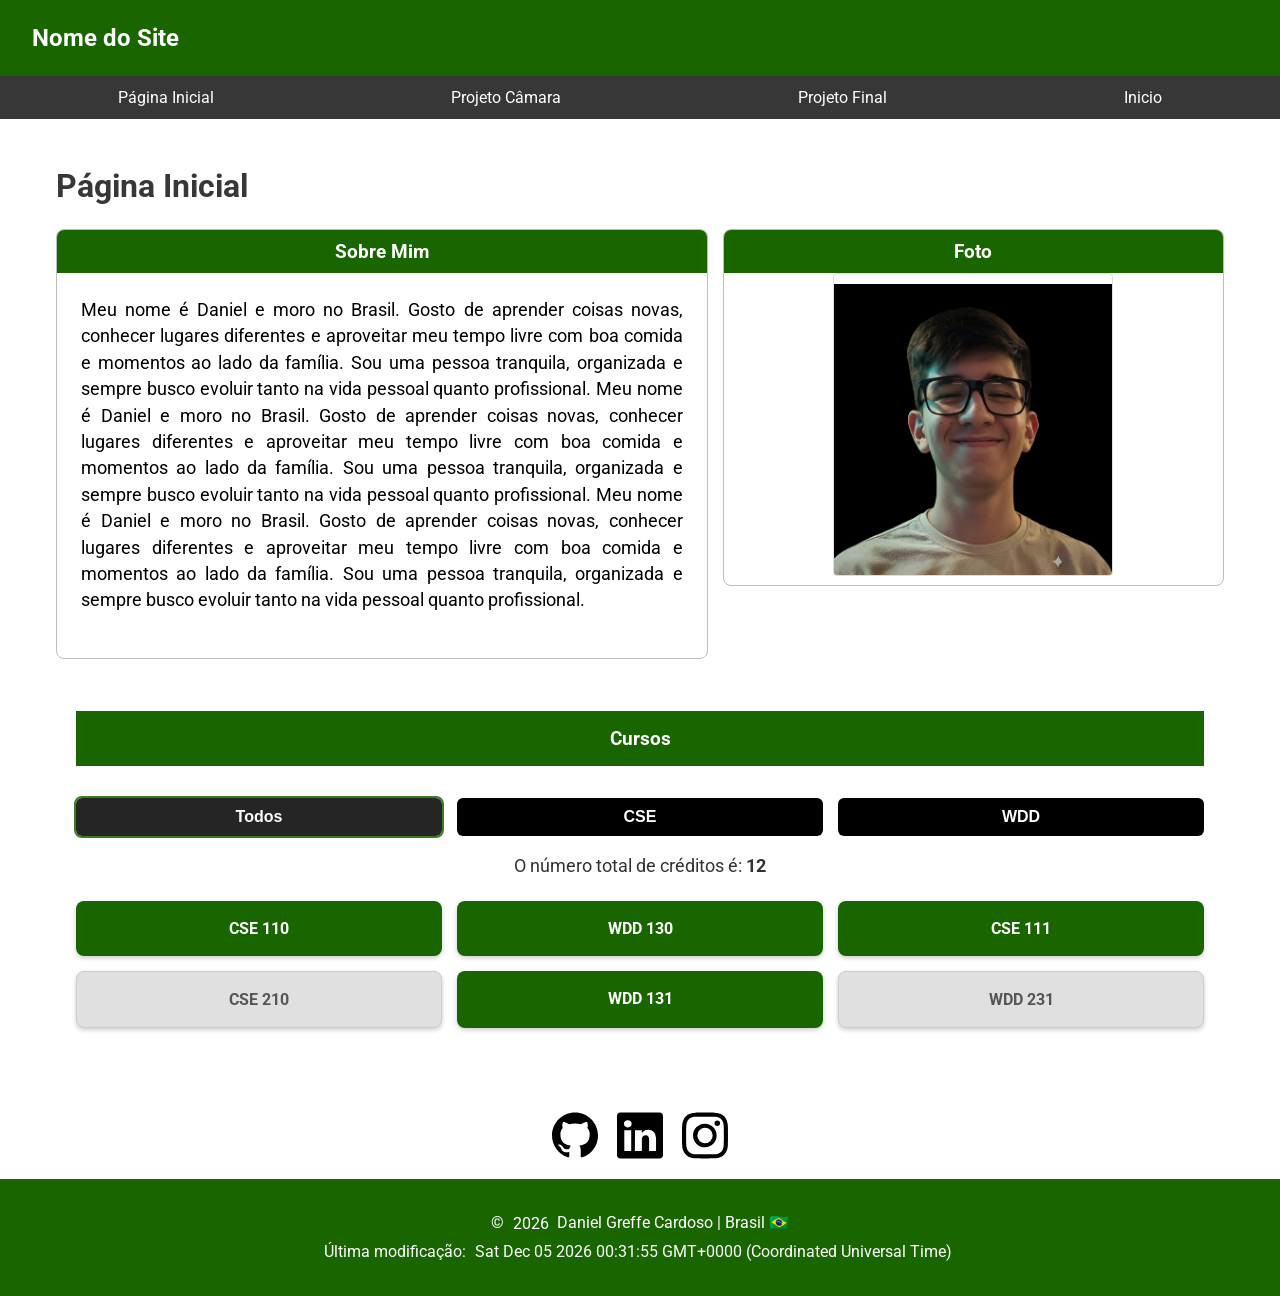
<file: index.html>
<!DOCTYPE html>
<html lang="pt-BR">

<head>
    <meta charset="UTF-8">
    <meta name="viewport" content="width=device-width, initial-scale=1.0">
    <title>WDD 231 – Daniel Greffe Cardoso</title>
    <meta name="description" content="WDD 231 - Daniel Greffe - Biografia - Minha História">
    <meta name="author" content="Daniel Greffe Cardoso">
    <link rel="stylesheet" href="estilos/maior.css">
    <link rel="stylesheet" href="estilos/telas-pequenas.css">
    <script src="scripts/obterdata.js" defer></script>
    <script src="scripts/cursos.js" defer></script>
    <script src="scripts/menu.js" defer></script>
    <link rel="preconnect" href="https://fonts.googleapis.com">
    <link rel="preconnect" href="https://fonts.gstatic.com" crossorigin>
    <link href="https://fonts.googleapis.com/css2?family=Roboto:ital,wght@0,100..900;1,100..900&display=swap"
        rel="stylesheet">
</head>

<body>
    <header>
        <div class="header-container">
            <h1 class="titulo">Nome do Site</h1>

            <button id="btn-menu" aria-label="Abrir Menu">&#9776;</button>
        </div>

        <nav id="menu-nav">
            <ul class="navigation">
                <li><a href="#">Página Inicial</a></li>
                <li><a href="#">Projeto Câmara</a></li>
                <li><a href="#">Projeto Final</a></li>
                <li><a href="#">Inicio</a></li>
            </ul>
        </nav>
    </header>

    <main>
        <h2 class="nome">Página Inicial</h2>
        <div class="content-container">

            <section class="card sobre-mim">
                <h2>Sobre Mim</h2>
                <div class="card-body">
                    <div class="intro-section">
                        <p>Meu nome é Daniel e moro no Brasil. Gosto de aprender coisas novas, conhecer lugares
                            diferentes e aproveitar meu tempo livre com boa comida e momentos ao lado da família. Sou
                            uma pessoa tranquila, organizada e sempre busco evoluir tanto na vida pessoal
                            quanto profissional. Meu nome é Daniel e moro no Brasil. Gosto de aprender coisas novas,
                            conhecer lugares
                            diferentes e aproveitar meu tempo livre com boa comida e momentos ao lado da família. Sou
                            uma pessoa tranquila, organizada e sempre busco evoluir tanto na vida pessoal
                            quanto profissional. Meu nome é Daniel e moro no Brasil. Gosto de aprender coisas novas,
                            conhecer lugares
                            diferentes e aproveitar meu tempo livre com boa comida e momentos ao lado da família. Sou
                            uma pessoa tranquila, organizada e sempre busco evoluir tanto na vida pessoal
                            quanto profissional.</p>
                    </div>
                </div>
            </section>

            <section class="card foto">
                <h2>Foto</h2>
                <img src="imagens/minha-foto.jpg" alt="Foto de Mim" class="eu-img">
            </section>
        </div>

        <div class="filtro-container">
            <section class="conteudo-card">
                <h2 class="titulo-cursos">Cursos</h2>
                <div class="grupo-botoes">
                    <button class="btn-filtro ativo" data-assunto="todos">Todos</button>
                    <button class="btn-filtro" data-assunto="CSE">CSE</button>
                    <button class="btn-filtro" data-assunto="WDD">WDD</button>
                </div>

                <p class="total-creditos">
                    O número total de créditos é: <span id="creditos-total">0</span>
                </p>

                <div id="grid-cursos" class="grid-cursos"></div>
            </section>
        </div>

    </main>
    <footer>
        <div class="faixa-redes-sociais">
            <div class="redes-sociais">
                <a href="https://github.com/Daniel-Greffe" target="_blank" aria-label="GitHub">
                    <img src="imagens/github.svg" alt="GitHub">
                </a>
                <a href="https://www.linkedin.com/in/daniel-greffe-mbs23" target="_blank" aria-label="LinkedIn">
                    <img src="imagens/linkedin.svg" alt="LinkedIn">
                </a>
                <a href="https://instagram.com" target="_blank" aria-label="Instagram">
                    <img src="imagens/instagram.svg" alt="Instagram">
                </a>
            </div>
        </div>
        <div class="footer-data">
            <p>&copy; <span id="anoatual"></span> Daniel Greffe Cardoso | Brasil &#x1F1E7;&#x1F1F7; </p>
            <p> Última modificação: <span id="ultimaModificacao"></span></p>
        </div>
    </footer>
</body>

</html>
</file>
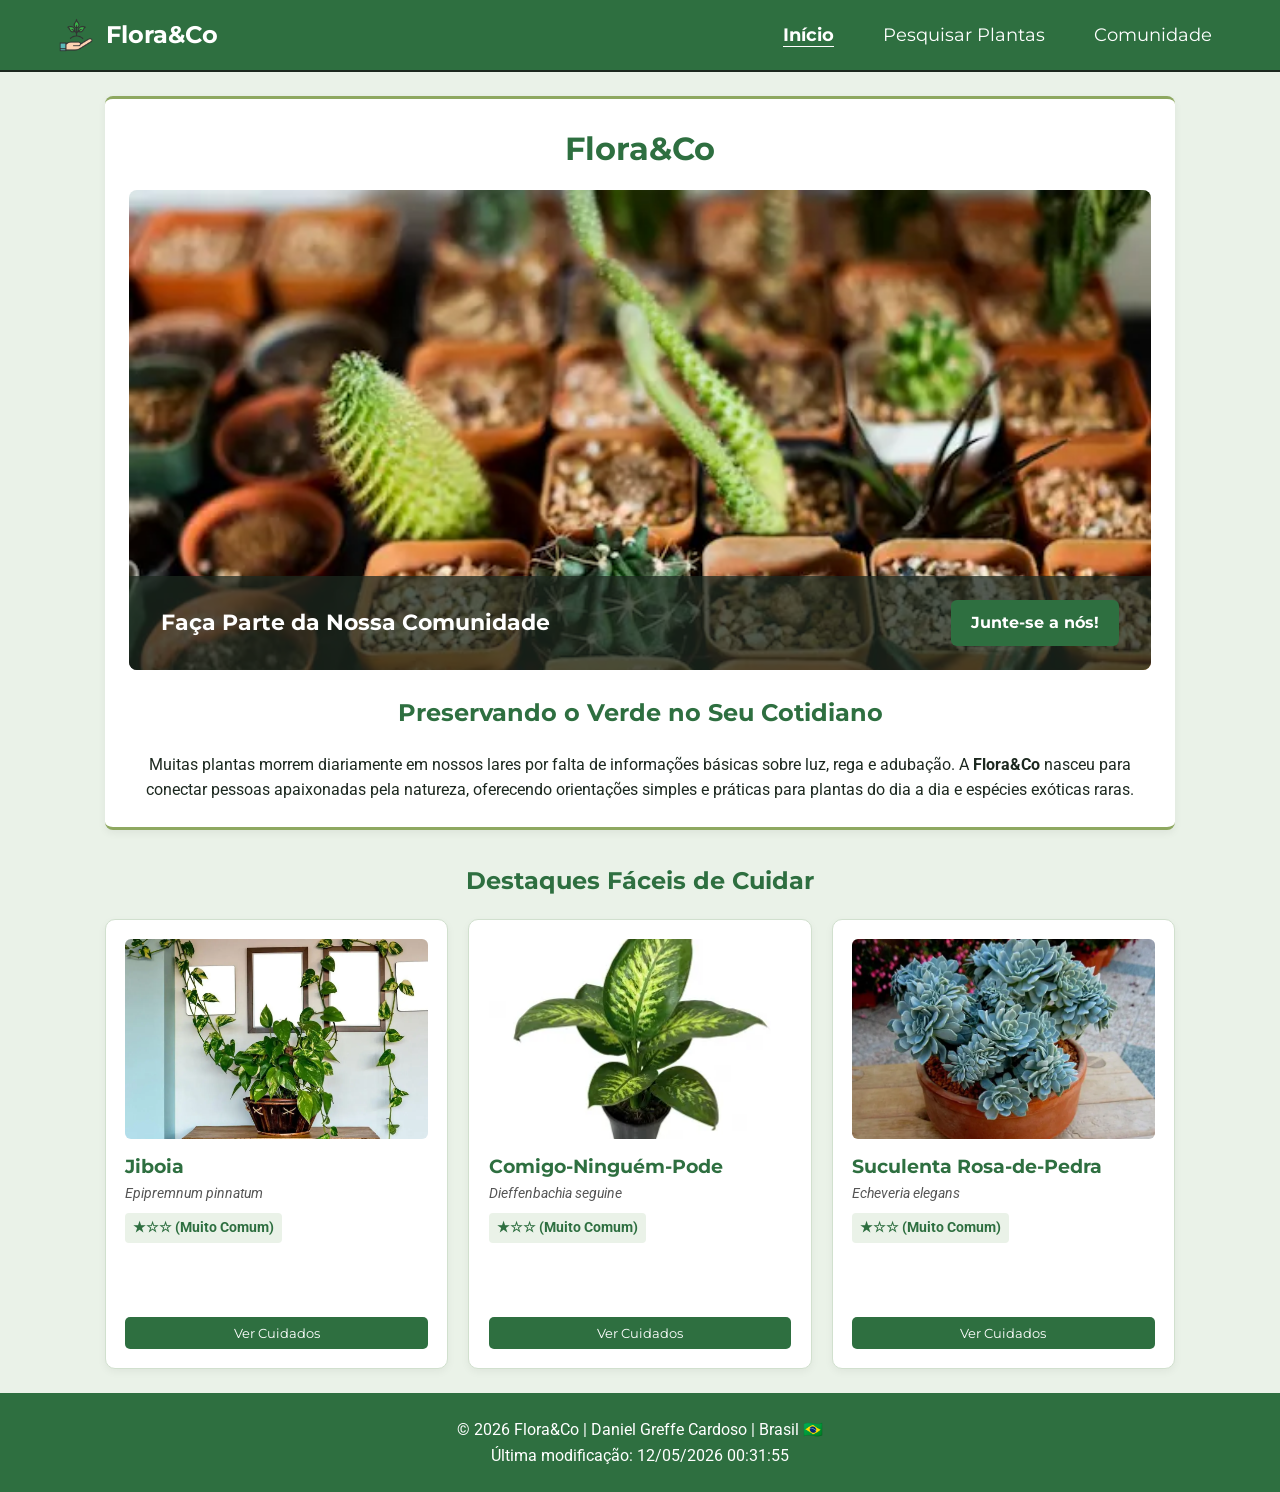
<file: projeto-final/index.html>
<!DOCTYPE html>
<html lang="pt-BR">

<head>
    <meta charset="UTF-8">
    <meta name="viewport" content="width=device-width, initial-scale=1.0">
    <title>Flora&Co - Comunidade e Guia de Plantas</title>
    <meta name="description"
        content="Flora&Co é a sua comunidade colaborativa de cuidados e preservação de espécies vegetais comuns e exóticas.">
    <meta name="author" content="Daniel Greffe Cardoso">

    <meta property="og:type" content="website">
    <meta property="og:title" content="Flora&Co - Comunidade de Plantas">
    <meta property="og:description"
        content="Aprenda cuidados essenciais, descubra espécies exóticas e junte-se à nossa comunidade botânica.">
    <meta property="og:image"
        content="https://daniel-greffe.github.io/wdd231/projeto-final/imagens/muitas-plantas.webp">
    <meta property="og:url" content="https://daniel-greffe.github.io/wdd231/projeto-final/index.html">

    <link rel="icon" href="imagens/favicon.ico">
    <link rel="preconnect" href="https://fonts.googleapis.com">
    <link rel="preconnect" href="https://fonts.gstatic.com" crossorigin>
    <link
        href="https://fonts.googleapis.com/css2?family=Montserrat:wght@600;700&family=Roboto:wght@400;500&display=swap"
        rel="stylesheet">

    <link rel="stylesheet" href="estilos/mobile.css">
    <link rel="stylesheet" href="estilos/desktop.css">

    <script type="module" src="scripts/main.mjs"></script>
    <script type="module" src="scripts/plantas.mjs"></script>
</head>

<body>
    <header class="cabecalho-principal">
        <div class="cabecalho-conteudo">
            <div class="logotipo-container">
                <img src="imagens/favicon.ico" alt="Logotipo da Flora&Co" class="logotipo-img">
                <span class="titulo-site">Flora&Co</span>
            </div>

            <button id="btn-menu" aria-label="Abrir Menu de Navegação">☰</button>

            <nav id="menu-nav">
                <ul>
                    <li><a href="index.html" class="ativa">Início</a></li>
                    <li><a href="plantas.html">Pesquisar Plantas</a></li>
                    <li><a href="comunidade.html">Comunidade</a></li>
                </ul>
            </nav>
        </div>
    </header>

    <main>
        <section class="hero-section">
            <h1 class="titulo-principal">Flora&Co</h1>

            <div class="imagem-destaque hero-container">
                <picture>
                    <source srcset="imagens/muitas-plantas.webp" media="(min-width: 768px)">
                    <img src="imagens/muitas-plantas-mobile.webp" alt="Jardim verde e plantas tropicais vivas"
                        width="640" height="360" loading="eager">
                </picture>
                <div class="hero-overlay">
                    <h2>Faça Parte da Nossa Comunidade</h2>
                    <a href="comunidade.html" class="btn-cta">Junte-se a nós!</a>
                </div>
            </div>

            <h2 class="subtitulo-principal">Preservando o Verde no Seu Cotidiano</h2>
            <p class="texto-explicacao">
                Muitas plantas morrem diariamente em nossos lares por falta de informações básicas sobre luz, rega e
                adubação.
                A <strong>Flora&Co</strong> nasceu para conectar pessoas apaixonadas pela natureza, oferecendo
                orientações simples e práticas para plantas do dia a dia e espécies exóticas raras.
            </p>
        </section>

        <section class="secao-catalogo">
            <h2 class="subtitulo-secao">Destaques Fáceis de Cuidar</h2>
            <div id="grid-plantas" class="grid-cards">
            </div>
        </section>

        <dialog id="modal-planta" class="dialogo-modal">
            <div class="modal-conteudo">
                <button class="fechar-modal" aria-label="Fechar Modal">✕</button>
                <div id="modal-body"></div>
            </div>
        </dialog>
    </main>

    <footer class="rodape-principal">
        <div class="rodape-conteudo">
            <p>&copy; <span id="ano-atual"></span> Flora&Co | Daniel Greffe Cardoso | Brasil &#x1F1E7;&#x1F1F7;</p>
            <p id="ultima-modificacao"></p>
        </div>
    </footer>
</body>

</html>
</file>
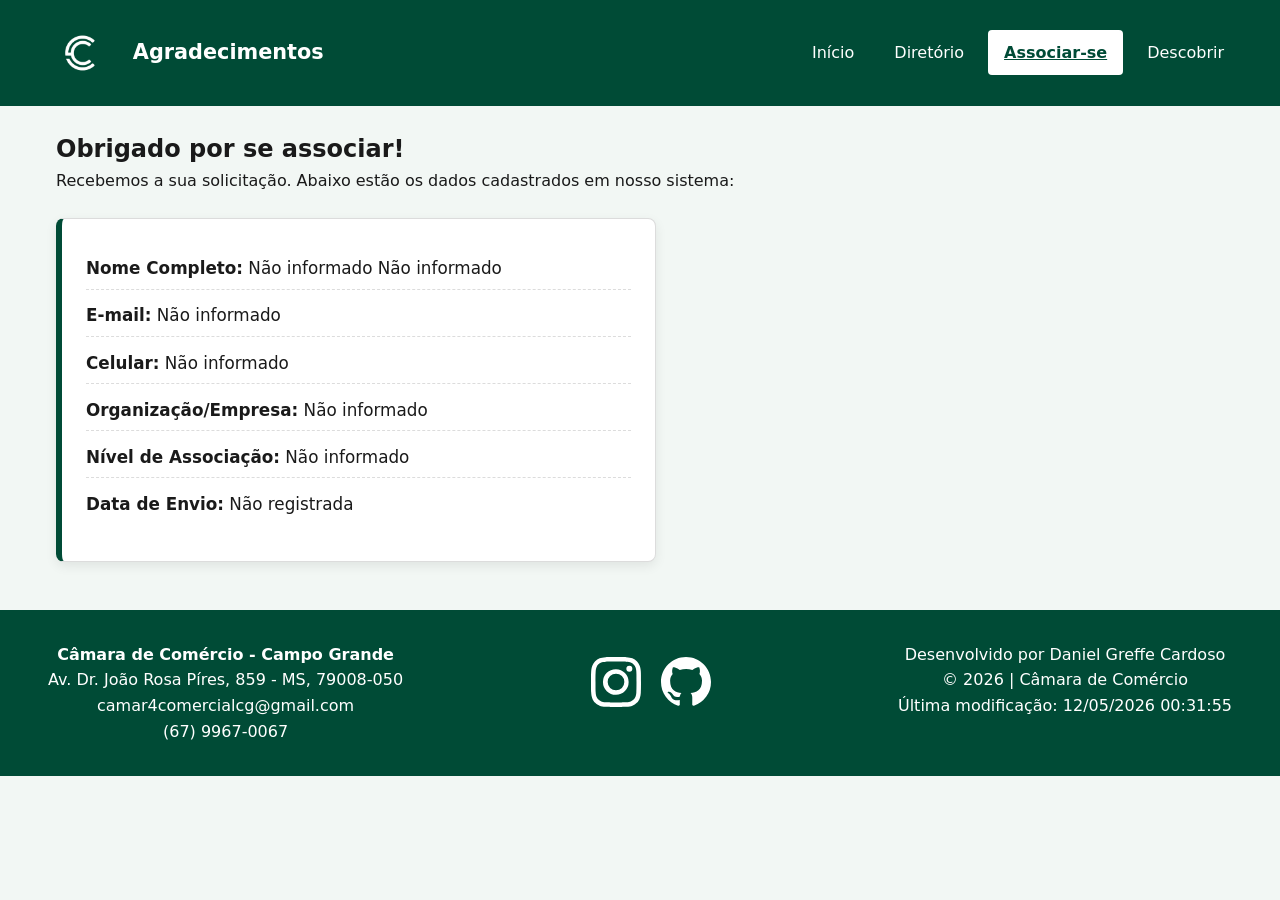
<file: camara/agradecimento.html>
<!DOCTYPE html>
<html lang="pt-BR">

<head>
    <meta charset="UTF-8">
    <meta name="viewport" content="width=device-width, initial-scale=1.0">
    <title>Associar-se | Câmara de Comércio</title>
    <meta name="description" content="Diretório de empresas associadas à Câmara de Comércio de Campo Grande MS.">
    <meta name="author" content="Daniel Greffe Cardoso">

    <meta property="og:type" content="website">
    <meta property="og:title" content="Agradecimento | Câmara de Comércio">
    <meta property="og:description"
        content="Obrigado por se associar à Câmara de Comércio de Campo Grande, segue o modelo dos seus dados cadastrados.">
    <meta property="og:image" content="https://daniel-greffe.github.io/wdd231/camara/imagens/github.svg">
    <meta property="og:url" content="https://daniel-greffe.github.io/wdd231/camara/agradecimento.html">

    <link rel="icon" href="imagens/f4vicon.png">

    <link rel="preconnect" href="https://fonts.googleapis.com">
    <link rel="preconnect" href="https://fonts.gstatic.com" crossorigin>
    <link href="https://fonts.googleapis.com/css2?family=Roboto:wght@300;400;700&display=swap" rel="stylesheet">

    <link rel="stylesheet" href="estilos/normalizar.css">
    <link rel="stylesheet" href="estilos/mobile.css">
    <link rel="stylesheet" href="estilos/desktop.css">

    <script src="scripts/agradecimento.js" defer></script>
</head>

<body>

    <header class="cabecalho-principal">
        <div class="cabecalho-conteudo">
            <div class="logotipo-container">
                <img src="imagens/f4vicon.png" alt="Logotipo da Câmara de Comércio" class="logotipo-img">
                <div class="titulos-camara">
                    <span class="titulo-site">Agradecimentos</span>
                </div>
            </div>

            <button id="botao-menu" aria-label="Abrir Menu de Navegação">
                <span class="icone-hamburguer"></span>
            </button>

            <nav id="navegacao-principal">
                <ul class="lista-navegacao">
                    <li><a href="index.html">Início</a></li>
                    <li><a href="diretorio.html">Diretório</a></li>
                    <li><a href="associacao.html" class="ativo">Associar-se</a></li>
                    <li><a href="sobre.html">Descobrir</a></li>
                </ul>
            </nav>
        </div>
    </header>

    <main class="thank-you-container">
        <h2>Obrigado por se associar!</h2>
        <p>Recebemos a sua solicitação. Abaixo estão os dados cadastrados em nosso sistema:</p>

        <div class="summary-card" id="formDataDisplay">
        </div>
    </main>
    <footer class="rodape-principal">
        <div class="rodape-conteudo">
            <div class="info-contato">
                <p><strong>Câmara de Comércio - Campo Grande</strong></p>
                <p>Av. Dr. João Rosa Píres, 859 - MS, 79008-050</p>
                <p>camar4comercialcg@gmail.com</p>
                <p>(67) 9967-0067</p>
            </div>
            <div class="faixa-redes-sociais">
                <div class="redes-sociais">
                    <a href="https://instagram.com" target="_blank" aria-label="Instagram">
                        <img src="imagens/instagram.svg" alt="Instagram" width="50" height="50">
                    </a>
                    <a href="https://github.com" target="_blank" aria-label="GitHub">
                        <img src="imagens/github.svg" alt="GitHub" width="50" height="50">
                    </a>
                </div>
            </div>
            <div class="info-desenvolvimento">
                <p>Desenvolvido por Daniel Greffe Cardoso</p>
                <p>&copy; <span id="ano-atual"></span> | Câmara de Comércio</p>
                <p id="ultima-modificacao"></p>
            </div>
        </div>
    </footer>
</body>

</html>
</file>
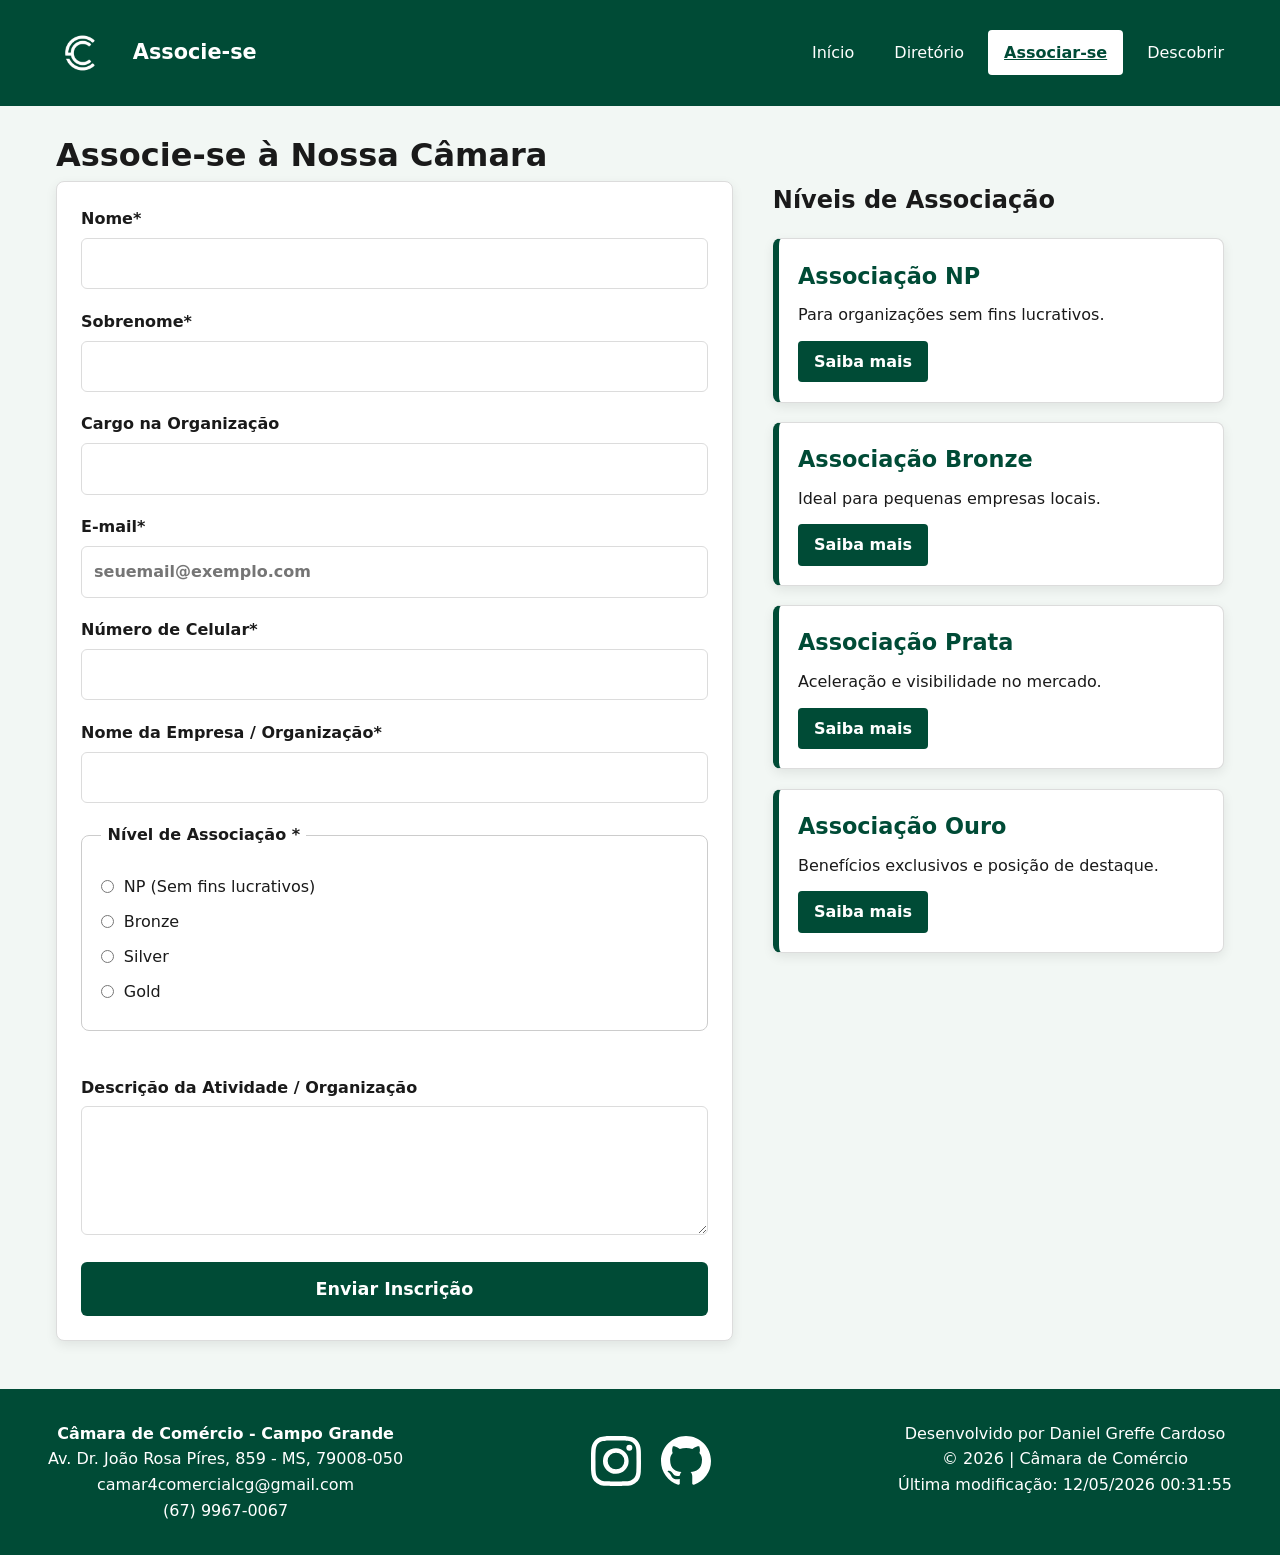
<file: camara/associacao.html>
<!DOCTYPE html>
<html lang="pt-BR">

<head>
    <meta charset="UTF-8">
    <meta name="viewport" content="width=device-width, initial-scale=1.0">
    <title>Associe-se | Câmara de Comércio</title>
    <meta name="description" content="Diretório de empresas associadas à Câmara de Comércio de Campo Grande MS.">
    <meta name="author" content="Daniel Greffe Cardoso">

    <meta property="og:type" content="website">
    <meta property="og:title" content="Associe-se | Câmara de Comércio">
    <meta property="og:description"
        content="Obrigado por se associar à Câmara de Comércio de Campo Grande, segue o modelo dos seus dados cadastrados.">
    <meta property="og:image" content="https://daniel-greffe.github.io/wdd231/camara/imagens/github.svg">
    <meta property="og:url" content="https://daniel-greffe.github.io/wdd231/camara/associacao.html">

    <link rel="icon" href="imagens/f4vicon.png">

    <link rel="preconnect" href="https://fonts.googleapis.com">
    <link rel="preconnect" href="https://fonts.gstatic.com" crossorigin>
    <link href="https://fonts.googleapis.com/css2?family=Roboto:wght@300;400;700&display=swap" rel="stylesheet">

    <link rel="stylesheet" href="estilos/normalizar.css">
    <link rel="stylesheet" href="estilos/mobile.css">
    <link rel="stylesheet" href="estilos/desktop.css">

    <script src="scripts/associacao.js" defer></script>
</head>

<body>

    <header class="cabecalho-principal">
        <div class="cabecalho-conteudo">
            <div class="logotipo-container">
                <img src="imagens/f4vicon.png" alt="Logotipo da Câmara de Comércio" class="logotipo-img">
                <div class="titulos-camara">
                    <span class="titulo-site">Associe-se</span>
                </div>
            </div>

            <button id="botao-menu" aria-label="Abrir Menu de Navegação">
                <span class="icone-hamburguer"></span>
            </button>

            <nav id="navegacao-principal">
                <ul class="lista-navegacao">
                    <li><a href="index.html">Início</a></li>
                    <li><a href="diretorio.html">Diretório</a></li>
                    <li><a href="associacao.html" class="ativo">Associar-se</a></li>
                    <li><a href="sobre.html">Descobrir</a></li>
                </ul>
            </nav>
        </div>
    </header>

    <main class="join-container">
        <h1>Associe-se à Nossa Câmara</h1>

        <div class="join-layout">
            <form method="get" action="agradecimento.html" class="join-form">
                <label>
                    Nome*
                    <input type="text" name="nome" id="nome" required autocomplete="given-name"
                        title="Digite seu primeiro nome">
                </label>

                <label>
                    Sobrenome*
                    <input type="text" name="sobrenome" id="sobrenome" required autocomplete="family-name"
                        title="Digite seu sobrenome">
                </label>

                <label>
                    Cargo na Organização
                    <input type="text" name="cargo" id="cargo" autocomplete="organization-title"
                        title="Cargo (Mínimo de 7 caracteres contendo apenas letras, hifens e espaços)"
                        pattern="[A-Za-zÀ-ÿ\s\-]{7,}">
                </label>

                <label>
                    E-mail*
                    <input type="email" name="email" id="email" required autocomplete="email"
                        placeholder="seuemail@exemplo.com" title="Insira um endereço de e-mail válido">
                </label>

                <label>
                    Número de Celular*
                    <input type="tel" name="telefone" id="telefone" required autocomplete="tel"
                        title="Insira seu número de telefone com DDD">
                </label>

                <label>
                    Nome da Empresa / Organização*
                    <input type="text" name="organizacao" id="organizacao" required autocomplete="organization"
                        title="Nome completo da empresa ou instituição">
                </label>

                <fieldset class="grupo-radio">
                    <legend>Nível de Associação *</legend>

                    <label class="opcao-radio">
                        <input type="radio" name="membership-level" value="np" required>
                        NP (Sem fins lucrativos)
                    </label>

                    <label class="opcao-radio">
                        <input type="radio" name="membership-level" value="bronze">
                        Bronze
                    </label>

                    <label class="opcao-radio">
                        <input type="radio" name="membership-level" value="silver">
                        Silver
                    </label>

                    <label class="opcao-radio">
                        <input type="radio" name="membership-level" value="gold">
                        Gold
                    </label>
                </fieldset>

                <label>
                    Descrição da Atividade / Organização
                    <textarea name="descricao" id="descricao" rows="4"
                        title="Descreva brevemente as atividades da sua organização"></textarea>
                </label>

                <input type="hidden" name="timestamp" id="timestamp">

                <button type="submit" class="submit-btn">Enviar Inscrição</button>
            </form>

            <section class="cards-container">
                <h2>Níveis de Associação</h2>

                <div class="card np-card">
                    <h3>Associação NP</h3>
                    <p>Para organizações sem fins lucrativos.</p>
                    <button type="button" class="open-modal" data-modal="modal-np">Saiba mais</button>
                </div>

                <div class="card bronze-card">
                    <h3>Associação Bronze</h3>
                    <p>Ideal para pequenas empresas locais.</p>
                    <button type="button" class="open-modal" data-modal="modal-bronze">Saiba mais</button>
                </div>

                <div class="card silver-card">
                    <h3>Associação Prata</h3>
                    <p>Aceleração e visibilidade no mercado.</p>
                    <button type="button" class="open-modal" data-modal="modal-silver">Saiba mais</button>
                </div>

                <div class="card gold-card">
                    <h3>Associação Ouro</h3>
                    <p>Benefícios exclusivos e posição de destaque.</p>
                    <button type="button" class="open-modal" data-modal="modal-gold">Saiba mais</button>
                </div>
            </section>
        </div>

        <dialog id="modal-np" class="membership-modal">
            <button class="close-modal" aria-label="Fechar Modal">❌</button>
            <h3>Benefícios - Associação NP</h3>
            <p>Isenção total de taxas para ONGs e instituições públicas. Inclui listagem no diretório e convite para
                eventos comunitários.</p>
        </dialog>

        <dialog id="modal-bronze" class="membership-modal">
            <button class="close-modal" aria-label="Fechar Modal">❌</button>
            <h3>Benefícios - Associação Bronze</h3>
            <p>Acesso a treinamentos básicos, presença no diretório da câmara e despesas com desconto em eventos
                trimestrais.</p>
        </dialog>

        <dialog id="modal-silver" class="membership-modal">
            <button class="close-modal" aria-label="Fechar Modal">❌</button>
            <h3>Benefícios - Associação Prata</h3>
            <p>Todos os benefícios Bronze + Publicidade mensal em redes sociais e convites para workshops de liderança.
            </p>
        </dialog>

        <dialog id="modal-gold" class="membership-modal">
            <button class="close-modal" aria-label="Fechar Modal">❌</button>
            <h3>Benefícios - Associação Ouro</h3>
            <p>Todos os benefícios Prata + Posicionamento em destaque na Página Inicial, estande em feiras e suporte de
                rede VIP.</p>
        </dialog>
    </main>

    <footer class="rodape-principal">
        <div class="rodape-conteudo">
            <div class="info-contato">
                <p><strong>Câmara de Comércio - Campo Grande</strong></p>
                <p>Av. Dr. João Rosa Píres, 859 - MS, 79008-050</p>
                <p>camar4comercialcg@gmail.com</p>
                <p>(67) 9967-0067</p>
            </div>
            <div class="faixa-redes-sociais">
                <div class="redes-sociais">
                    <a href="https://instagram.com" target="_blank" aria-label="Instagram">
                        <img src="imagens/instagram.svg" alt="Instagram" width="50" height="50">
                    </a>
                    <a href="https://github.com" target="_blank" aria-label="GitHub">
                        <img src="imagens/github.svg" alt="GitHub" width="50" height="50">
                    </a>
                </div>
            </div>
            <div class="info-desenvolvimento">
                <p>Desenvolvido por Daniel Greffe Cardoso</p>
                <p>&copy; <span id="ano-atual"></span> | Câmara de Comércio</p>
                <p id="ultima-modificacao"></p>
            </div>
        </div>
    </footer>
</body>

</html>
</file>
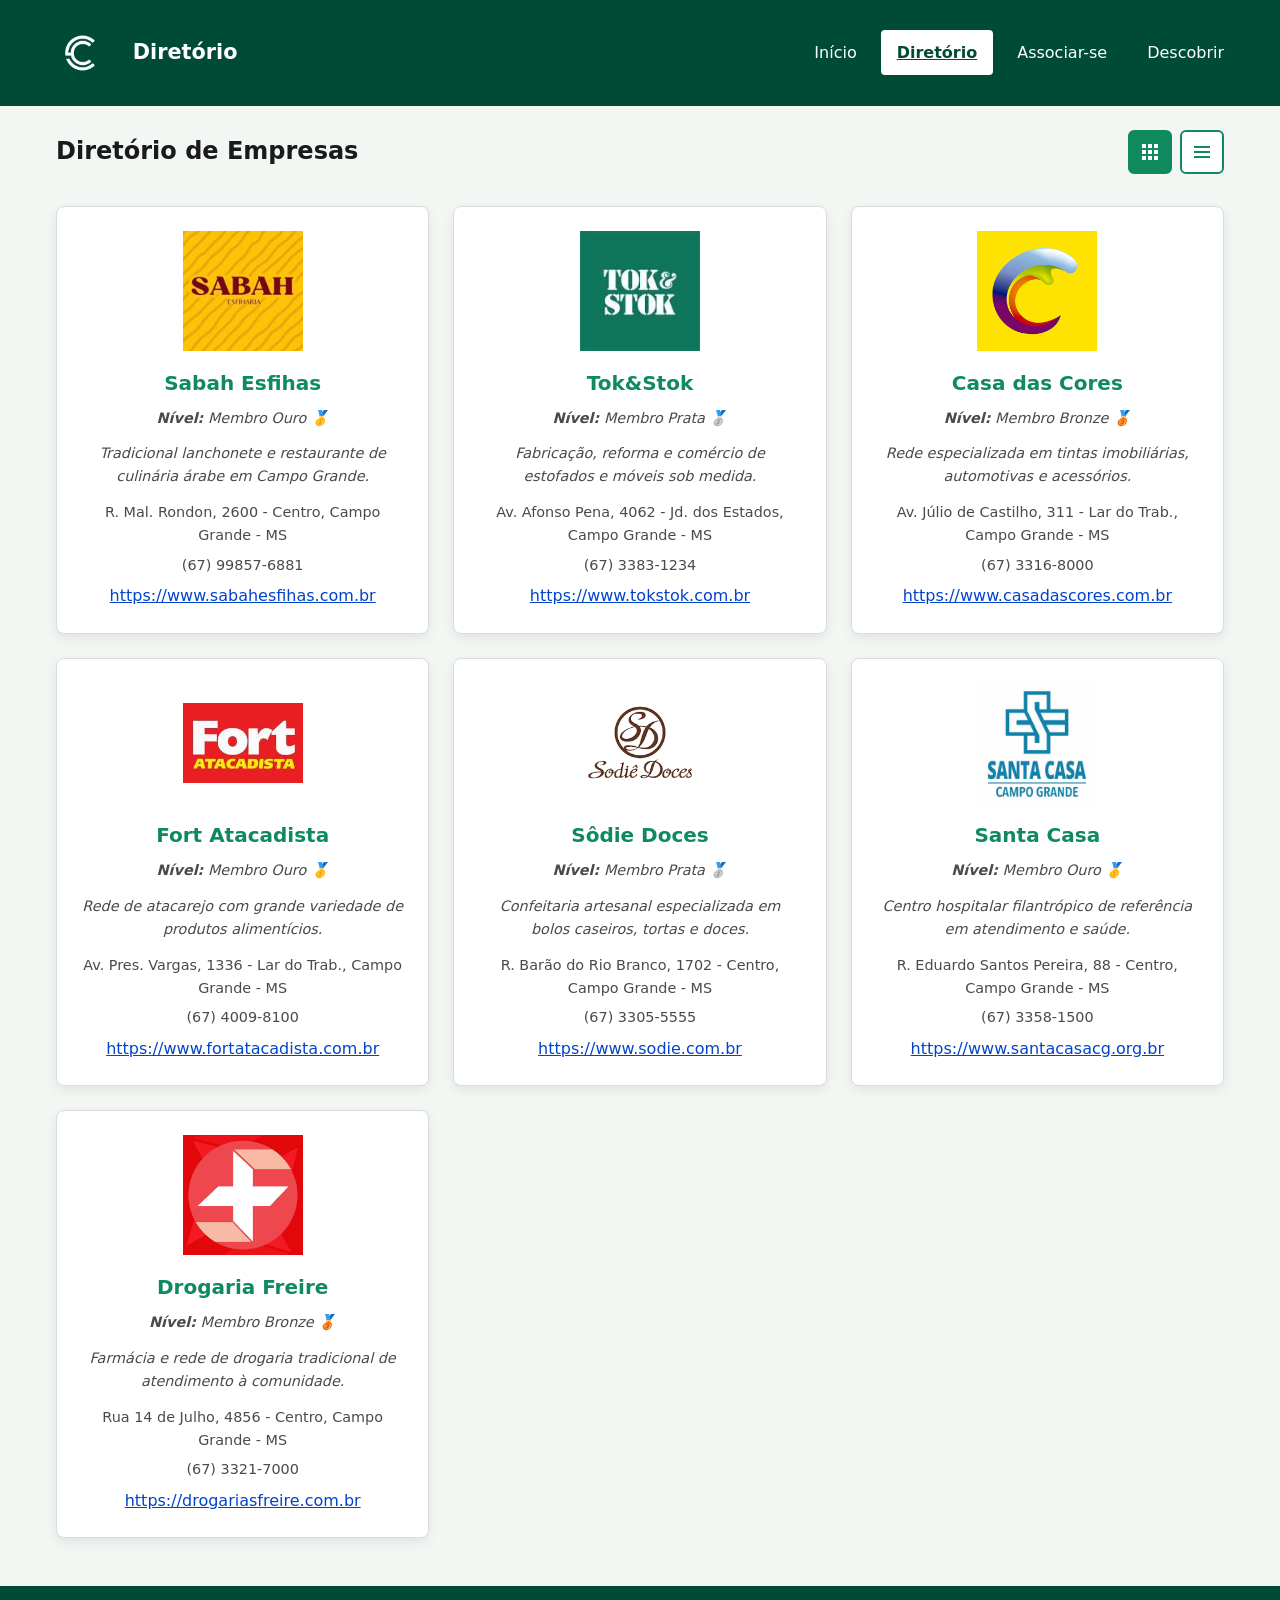
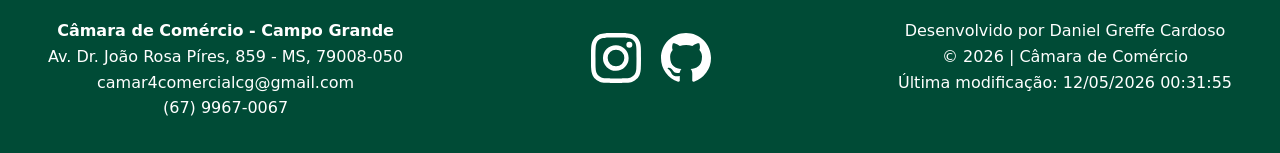
<file: camara/diretorio.html>
<!DOCTYPE html>
<html lang="pt-BR">

<head>
    <meta charset="UTF-8">
    <meta name="viewport" content="width=device-width, initial-scale=1.0">
    <title>Diretório de Membros | Câmara de Comércio</title>
    <meta name="description" content="Diretório de empresas associadas à Câmara de Comércio de Campo Grande MS.">
    <meta name="author" content="Daniel Greffe Cardoso">

    <meta property="og:type" content="website">
    <meta property="og:title" content="Diretório de Membros | Câmara de Comércio">
    <meta property="og:description" content="Descubra as empresas da Câmara de Comércio de Campo Grande. Conheça os melhores parceiros, extenda sua rede e gere novos negócios em Campo Grande.">
    <meta property="og:image" content="https://daniel-greffe.github.io/wdd231/camara/imagens/github.svg">
    <meta property="og:url" content="https://daniel-greffe.github.io/wdd231/camara/diretorio.html">

    <link rel="icon" href="imagens/f4vicon.png">

    <link rel="preconnect" href="https://fonts.googleapis.com">
    <link rel="preconnect" href="https://fonts.gstatic.com" crossorigin>
    <link href="https://fonts.googleapis.com/css2?family=Roboto:wght@300;400;700&display=swap" rel="stylesheet">

    <link rel="stylesheet" href="estilos/normalizar.css">
    <link rel="stylesheet" href="estilos/mobile.css">
    <link rel="stylesheet" href="estilos/desktop.css">
    
    <script src="scripts/diretorio.js" defer></script>
</head>

<body>

    <header class="cabecalho-principal">
        <div class="cabecalho-conteudo">
            <div class="logotipo-container">
                <img src="imagens/f4vicon.png" alt="Logotipo da Câmara de Comércio" class="logotipo-img">
                <div class="titulos-camara">
                    <span class="titulo-site">Diretório</span>
                </div>
            </div>

            <button id="botao-menu" aria-label="Abrir Menu de Navegação">
                <span class="icone-hamburguer"></span>
            </button>

            <nav id="navegacao-principal">
                <ul class="lista-navegacao">
                    <li><a href="index.html">Início</a></li>
                    <li><a href="diretorio.html" class="ativo">Diretório</a></li>
                    <li><a href="associacao.html">Associar-se</a></li>
                    <li><a href="sobre.html">Descobrir</a></li>
                </ul>
            </nav>
        </div>
    </header>

    <main id="conteudo-principal">
        <section class="secao-cabecalho-diretorio">
            <h1>Diretório de Empresas</h1>
            <div class="controles-visualizacao">
                <button id="botao-grade" class="ativo" aria-label="Exibir em Grade">
                    <svg width="24" height="24" viewBox="0 0 24 24" fill="currentColor">
                        <path
                            d="M4 4h4v4H4V4zm6 0h4v4h-4V4zm6 0h4v4h-4V4zM4 10h4v4H4v-4zm6 0h4v4h-4v-4zm6 0h4v4h-4v-4zM4 16h4v4H4v-4zm6 0h4v4h-4v-4zm6 0h4v4h-4v-4z" />
                    </svg>
                </button>
                <button id="botao-lista" aria-label="Exibir em Lista">
                    <svg width="24" height="24" viewBox="0 0 24 24" fill="currentColor">
                        <path d="M4 6h16v2H4V6zm0 5h16v2H4v-2zm0 5h16v2H4v-2z" />
                    </svg>
                </button>
            </div>
        </section>

        <div id="container-membros" class="exibicao-grade"></div>
    </main>

    <footer class="rodape-principal">
        <div class="rodape-conteudo">
            <div class="info-contato">
                <p><strong>Câmara de Comércio - Campo Grande</strong></p>
                <p>Av. Dr. João Rosa Píres, 859 - MS, 79008-050</p>
                <p>camar4comercialcg@gmail.com</p>
                <p>(67) 9967-0067</p>
            </div>
            <div class="faixa-redes-sociais">
                <div class="redes-sociais">
                    <a href="https://instagram.com" target="_blank" aria-label="Instagram">
                        <img src="imagens/instagram.svg" alt="Instagram">
                    </a>
                    <a href="https://github.com" target="_blank" aria-label="GitHub">
                        <img src="imagens/github.svg" alt="GitHub">
                    </a>
                </div>
            </div>
            <div class="info-desenvolvimento">
                <p>Desenvolvido por Daniel Greffe Cardoso</p>
                <p>&copy; <span id="ano-atual"></span> | Câmara de Comércio</p>
                <p id="ultima-modificacao"></p>
            </div>
        </div>
    </footer>
</body>

</html>
</file>
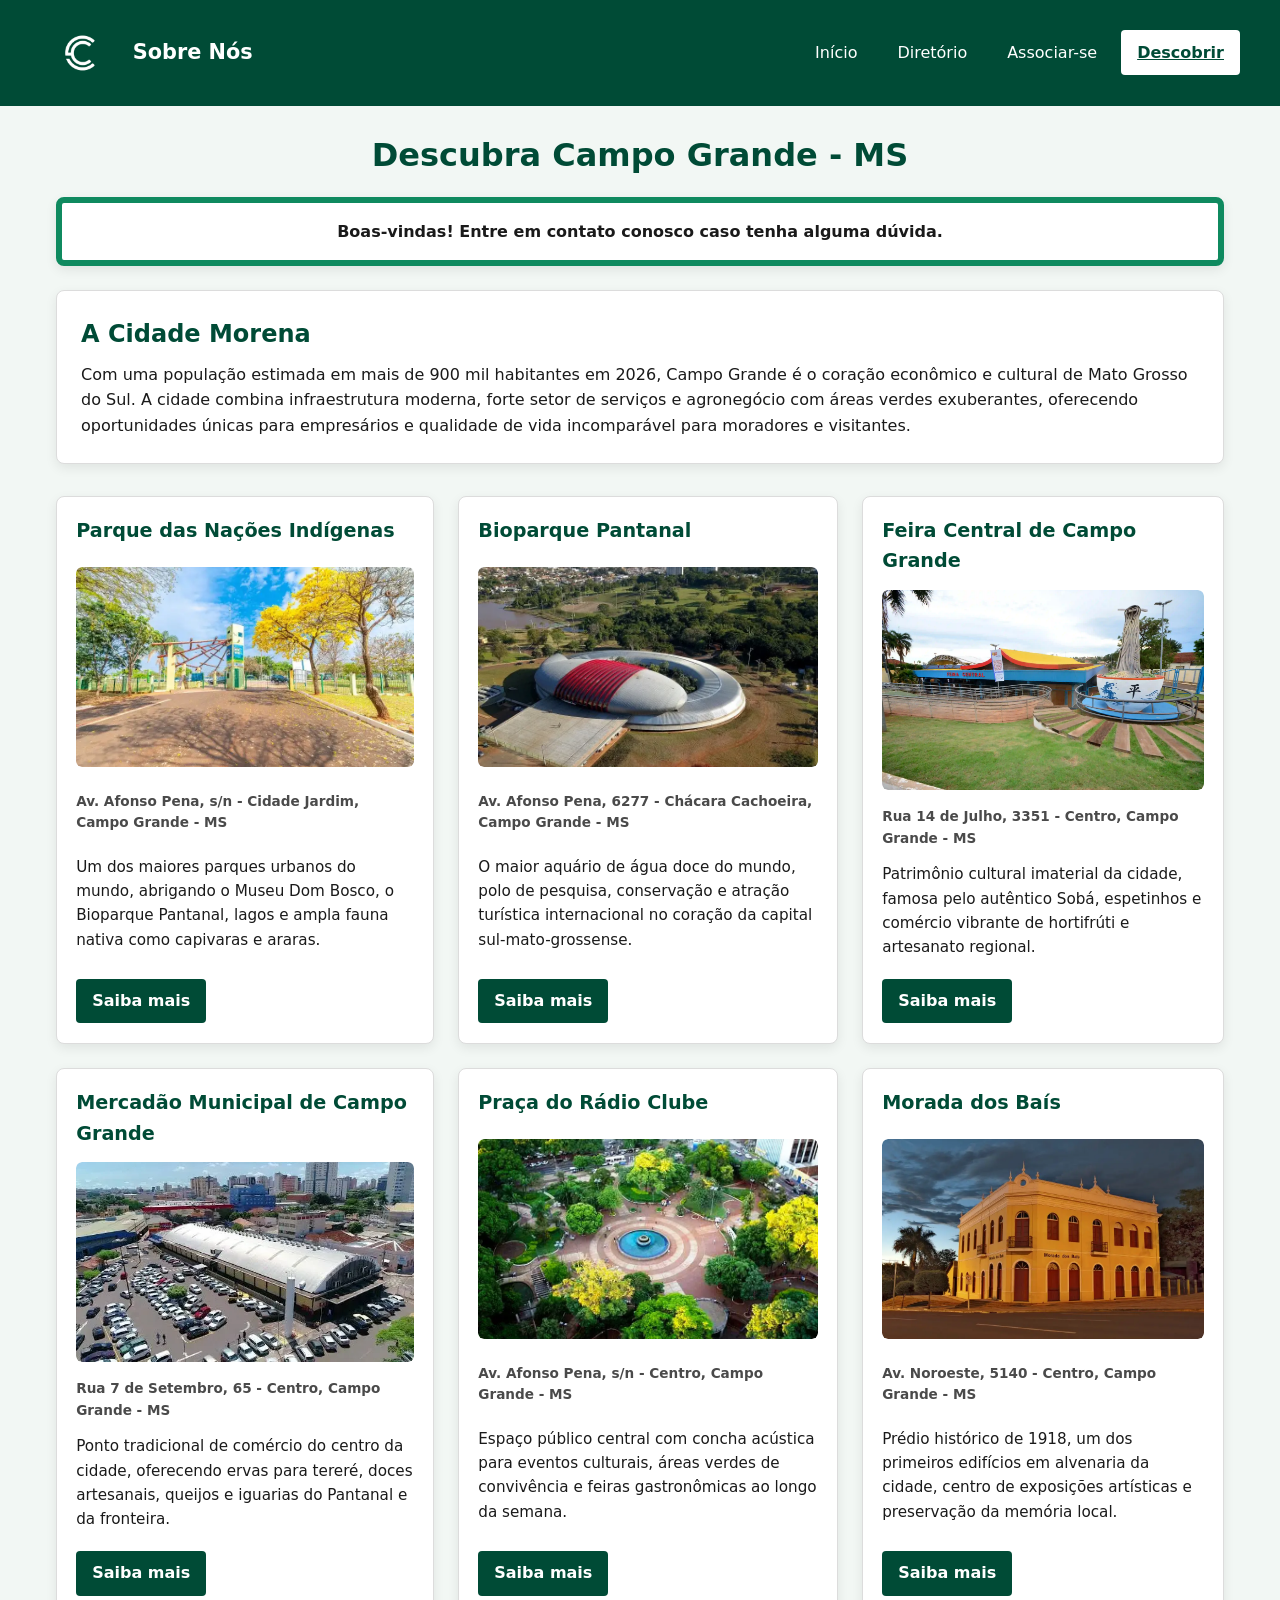
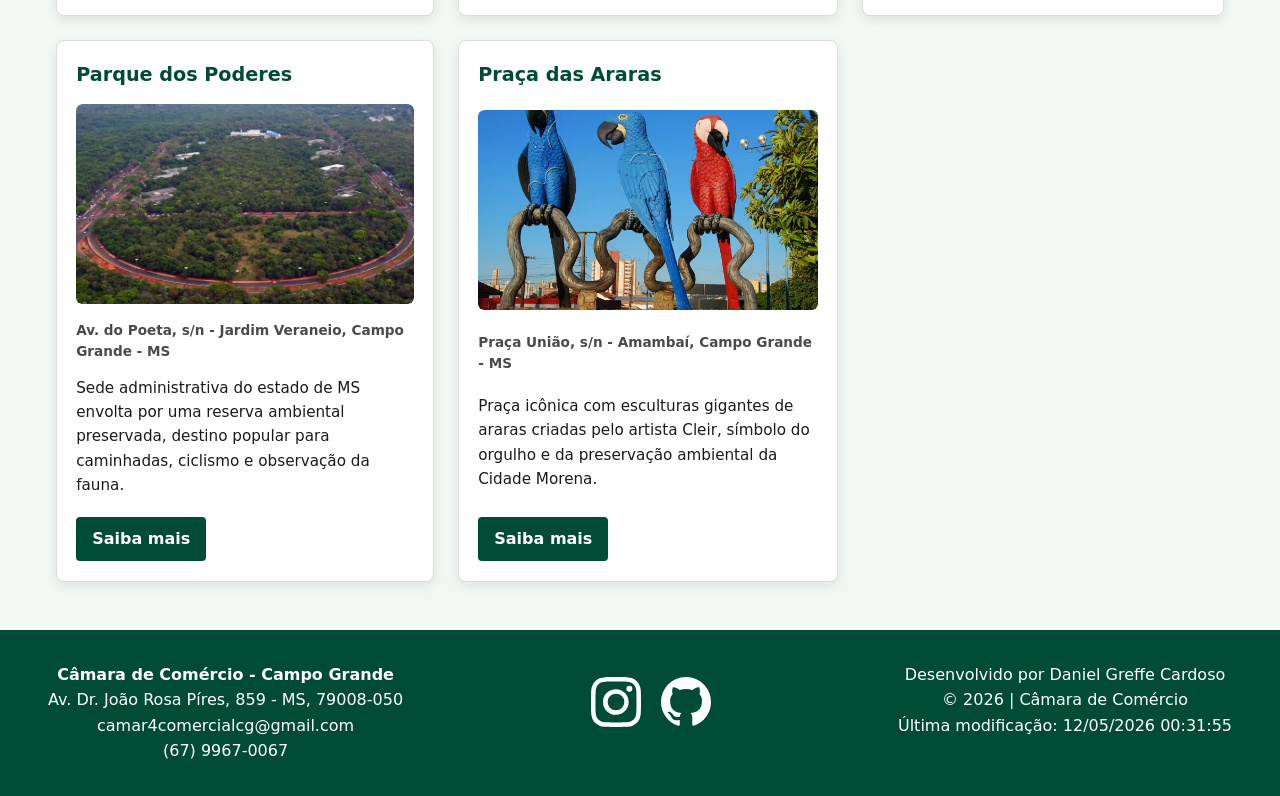
<file: camara/sobre.html>
<!DOCTYPE html>
<html lang="pt-BR">

<head>
    <meta charset="UTF-8">
    <meta name="viewport" content="width=device-width, initial-scale=1.0">
    <title>Sobre e Descobrir | Câmara de Comércio de Campo Grande MS</title>
    <meta name="description" content="Conheça os principais pontos turísticos, culturais e econômicos de Campo Grande - MS e saiba mais sobre o ecossistema empresarial da região.">
    <meta name="author" content="Daniel Greffe Cardoso">

    <meta property="og:type" content="website">
    <meta property="og:title" content="Sobre e Descobrir | Câmara de Comércio de Campo Grande MS">
    <meta property="og:description" content="Descubra atrações e dados representativos de Campo Grande MS para potenciais membros e visitantes da Câmara de Comércio.">
    <meta property="og:image" content="https://daniel-greffe.github.io/wdd231/camara/imagens/github.svg">
    <meta property="og:url" content="https://daniel-greffe.github.io/wdd231/camara/sobre.html">

    <link rel="icon" href="imagens/f4vicon.png">

    <link rel="preconnect" href="https://fonts.googleapis.com">
    <link rel="preconnect" href="https://fonts.gstatic.com" crossorigin>
    <link href="https://fonts.googleapis.com/css2?family=Roboto:wght@300;400;700&display=swap" rel="stylesheet">

    <link rel="stylesheet" href="estilos/normalizar.css">
    <link rel="stylesheet" href="estilos/mobile.css">
    <link rel="stylesheet" href="estilos/desktop.css">
    <link rel="stylesheet" href="estilos/sobre.css">
    
    <script type="module" src="scripts/sobre.mjs"></script>
</head>

<body>

    <header class="cabecalho-principal">
        <div class="cabecalho-conteudo">
            <div class="logotipo-container">
                <img src="imagens/f4vicon.png" alt="Logotipo da Câmara de Comércio" class="logotipo-img">
                <div class="titulos-camara">
                    <span class="titulo-site">Sobre Nós</span>
                </div>
            </div>

            <button id="botao-menu" aria-label="Abrir Menu de Navegação">
                <span class="icone-hamburguer"></span>
            </button>

            <nav id="navegacao-principal">
                <ul class="lista-navegacao">
                    <li><a href="index.html">Início</a></li>
                    <li><a href="diretorio.html">Diretório</a></li>
                    <li><a href="associacao.html">Associar-se</a></li>
                    <li><a href="sobre.html" class="ativo">Descobrir</a></li>
                </ul>
            </nav>
        </div>
    </header>

    <main id="conteudo-principal">
        <!-- H1 Obrigatório para validação e hierarquia -->
        <h1>Descubra Campo Grande - MS</h1>

        <!-- Mensagem dinâmica de visitas via localStorage -->
        <aside id="mensagem-visita" class="painel-mensagem-visita" aria-live="polite"></aside>

        <section class="secao-apresentacao-cidade">
            <h2>A Cidade Morena</h2>
            <p>Com uma população estimada em mais de 900 mil habitantes em 2026, Campo Grande é o coração econômico e cultural de Mato Grosso do Sul. A cidade combina infraestrutura moderna, forte setor de serviços e agronegócio com áreas verdes exuberantes, oferecendo oportunidades únicas para empresários e qualidade de vida incomparável para moradores e visitantes.</p>
        </section>

        <!-- Container com CSS Grid Areas -->
        <section id="galeria-locais" class="galeria-locais-grid"></section>

        <!-- Modal para o botão 'Saiba mais' -->
        <dialog id="modal-detalhes" class="membership-modal">
            <button id="fechar-modal" class="close-modal" aria-label="Fechar janela">✕</button>
            <h3 id="modal-titulo"></h3>
            <p id="modal-descricao"></p>
        </dialog>
    </main>

    <footer class="rodape-principal">
        <div class="rodape-conteudo">
            <div class="info-contato">
                <p><strong>Câmara de Comércio - Campo Grande</strong></p>
                <p>Av. Dr. João Rosa Píres, 859 - MS, 79008-050</p>
                <p>camar4comercialcg@gmail.com</p>
                <p>(67) 9967-0067</p>
            </div>
            <div class="faixa-redes-sociais">
                <div class="redes-sociais">
                    <a href="https://instagram.com" target="_blank" aria-label="Instagram">
                        <img src="imagens/instagram.svg" alt="Instagram">
                    </a>
                    <a href="https://github.com" target="_blank" aria-label="GitHub">
                        <img src="imagens/github.svg" alt="GitHub">
                    </a>
                </div>
            </div>
            <div class="info-desenvolvimento">
                <p>Desenvolvido por Daniel Greffe Cardoso</p>
                <p>&copy; <span id="ano-atual"></span> | Câmara de Comércio</p>
                <p id="ultima-modificacao"></p>
            </div>
        </div>
    </footer>
</body>

</html>
</file>
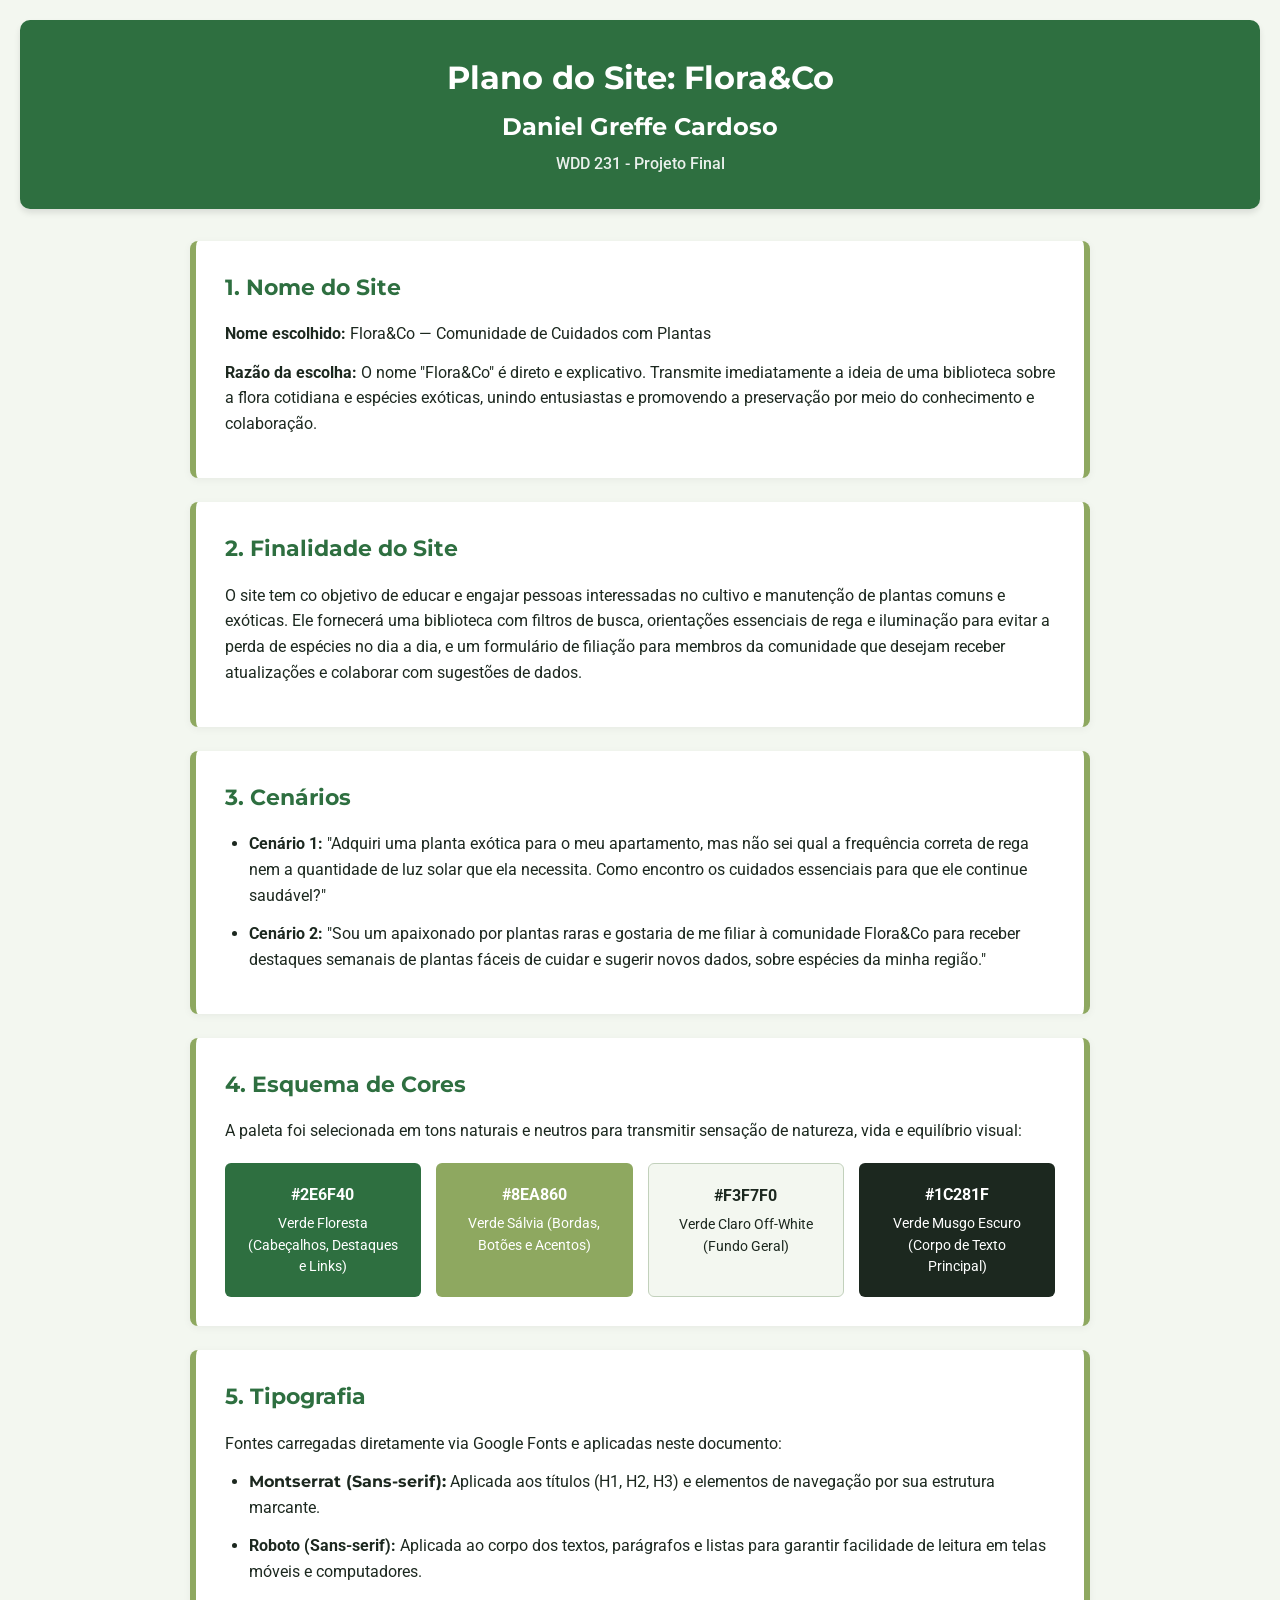
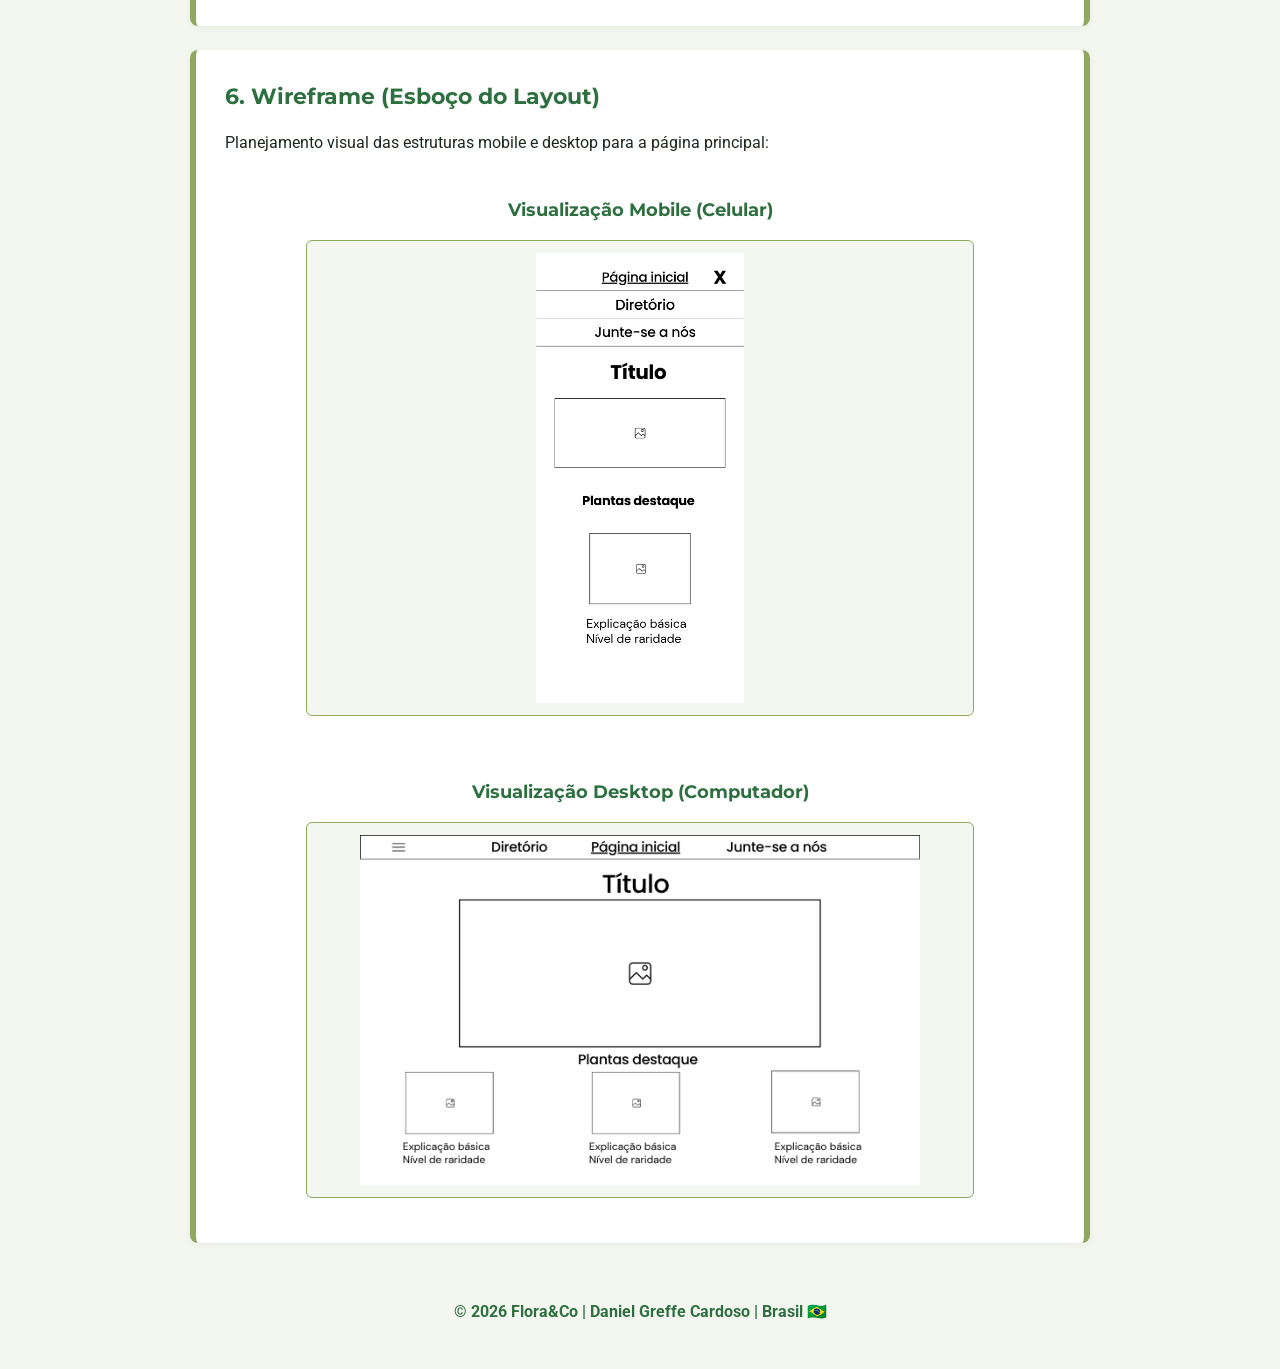
<file: planejamento-projeto/planejamento.html>
<!DOCTYPE html>
<html lang="pt-BR">

<head>
    <meta charset="utf-8">
    <meta name="viewport" content="width=device-width, initial-scale=1.0">
    <title>Planejamento do Site - Flora&Co</title>
    <meta name="description" content="Documento de planejamento do site Flora&Co para a disciplina WDD 231.">
    <meta name="author" content="Daniel Greffe Cardoso">
    <link rel="preconnect" href="https://fonts.googleapis.com">
    <link rel="preconnect" href="https://fonts.gstatic.com" crossorigin>
    <link
        href="https://fonts.googleapis.com/css2?family=Montserrat:wght@600;700&family=Roboto:wght@400;500&display=swap"
        rel="stylesheet">
    <link rel="stylesheet" href="estilos/planejamento.css">
</head>

<body>
    <header>
        <h1>Plano do Site: Flora&Co</h1>
        <h2>Daniel Greffe Cardoso</h2>
        <p>WDD 231 - Projeto Final</p>
    </header>

    <main>
        <section class="secao-plano">
            <h2>1. Nome do Site</h2>
            <p><strong>Nome escolhido:</strong> Flora&Co — Comunidade de Cuidados com Plantas</p>
            <p><strong>Razão da escolha:</strong> O nome "Flora&Co" é direto e explicativo. Transmite imediatamente a
                ideia de uma biblioteca sobre a flora cotidiana e espécies exóticas, unindo entusiastas e promovendo a
                preservação por meio do conhecimento e colaboração.</p>
        </section>

        <section class="secao-plano">
            <h2>2. Finalidade do Site</h2>
            <p>O site tem co objetivo de educar e engajar pessoas interessadas no cultivo e manutenção de plantas
                comuns e exóticas. Ele fornecerá uma biblioteca com filtros de busca, orientações
                essenciais de rega e iluminação para evitar a perda de espécies no dia a dia, e um formulário de
                filiação para membros da comunidade que desejam receber atualizações e colaborar com sugestões de dados.
            </p>
        </section>

        <section class="secao-plano">
            <h2>3. Cenários</h2>
            <ul>
                <li><strong>Cenário 1:</strong> "Adquiri uma planta exótica para o meu apartamento, mas não sei qual a
                    frequência correta de rega nem a quantidade de luz solar que ela necessita. Como encontro os
                    cuidados essenciais para que ele continue saudável?"</li>
                <li><strong>Cenário 2:</strong> "Sou um apaixonado por plantas raras e gostaria de me filiar à comunidade
                    Flora&Co para receber destaques semanais de plantas fáceis de cuidar e sugerir novos dados, sobre
                    espécies da minha região."</li>
            </ul>
        </section>

        <section class="secao-plano">
            <h2>4. Esquema de Cores</h2>
            <p>A paleta foi selecionada em tons naturais e neutros para transmitir sensação de natureza, vida e
                equilíbrio visual:</p>

            <div class="amostras-cor">
                <div class="caixa-cor cor-principal">
                    <span>#2E6F40</span>
                    <small>Verde Floresta (Cabeçalhos, Destaques e Links)</small>
                </div>
                <div class="caixa-cor cor-secundaria">
                    <span>#8EA860</span>
                    <small>Verde Sálvia (Bordas, Botões e Acentos)</small>
                </div>
                <div class="caixa-cor cor-fundo">
                    <span>#F3F7F0</span>
                    <small>Verde Claro Off-White (Fundo Geral)</small>
                </div>
                <div class="caixa-cor cor-texto">
                    <span>#1C281F</span>
                    <small>Verde Musgo Escuro (Corpo de Texto Principal)</small>
                </div>
            </div>
        </section>

        <section class="secao-plano">
            <h2>5. Tipografia</h2>
            <p>Fontes carregadas diretamente via Google Fonts e aplicadas neste documento:</p>
            <ul>
                <li><strong class="fonte-titulo">Montserrat (Sans-serif):</strong> Aplicada aos títulos (H1, H2, H3) e
                    elementos de navegação por sua estrutura marcante.</li>
                <li><strong class="fonte-corpo">Roboto (Sans-serif):</strong> Aplicada ao corpo dos textos, parágrafos e
                    listas para garantir facilidade de leitura em telas móveis e computadores.</li>
            </ul>
        </section>

        <section class="secao-plano">
            <h2>6. Wireframe (Esboço do Layout)</h2>
            <p>Planejamento visual das estruturas mobile e desktop para a página principal:</p>

            <div class="container-wireframe">
                <div class="caixa-wireframe">
                    <h3>Visualização Mobile (Celular)</h3>
                    <div class="moldura-imagem mobile">
                        <img src="imagens/visualizacao-mobile.png" alt="Wireframe do layout mobile do site Flora & Guia"
                            loading="lazy">
                    </div>
                </div>

                <div class="caixa-wireframe">
                    <h3>Visualização Desktop (Computador)</h3>
                    <div class="moldura-imagem desktop">
                        <img src="imagens/visualizacao-desktop.png"
                            alt="Wireframe do layout desktop do site Flora & Guia" loading="lazy">
                    </div>
                </div>
            </div>
        </section>
    </main>

    <footer>
        <p>&copy; <span id="ano-atual">2026</span> Flora&Co | Daniel Greffe Cardoso | Brasil &#x1F1E7;&#x1F1F7;</p>
    </footer>

    <script>
        document.getElementById('ano-atual').textContent = new Date().getFullYear();
    </script>
</body>

</html>
</file>
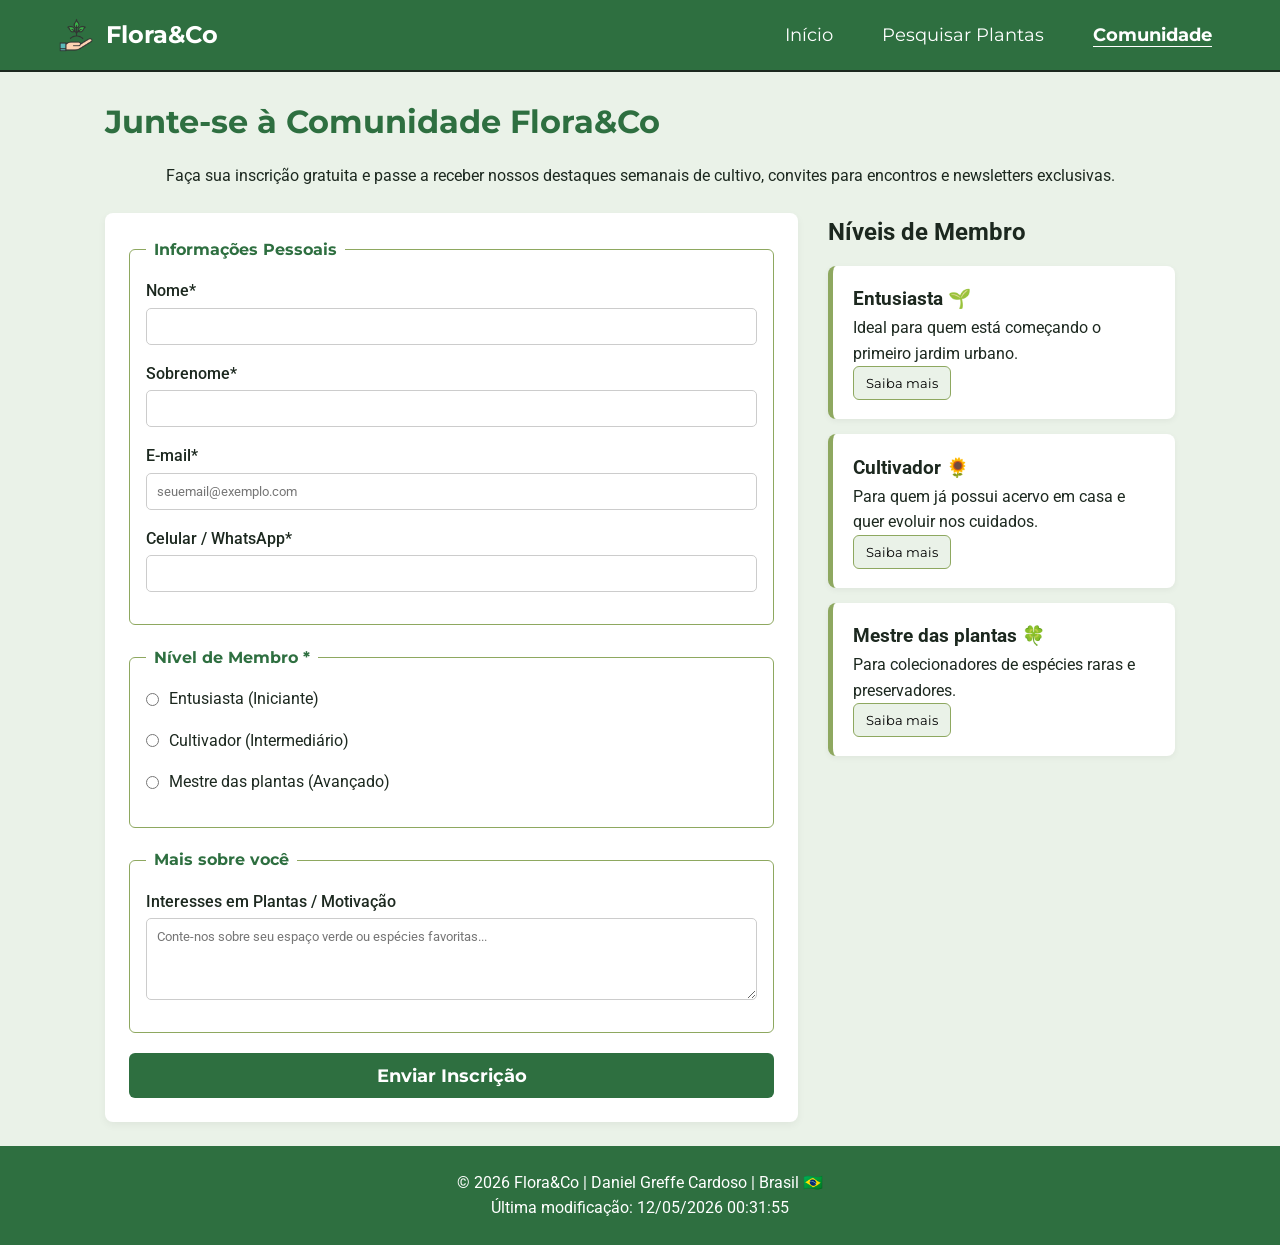
<file: projeto-final/comunidade.html>
<!DOCTYPE html>
<html lang="pt-BR">

<head>
    <meta charset="UTF-8">
    <meta name="viewport" content="width=device-width, initial-scale=1.0">
    <title>Flora&Co - Faça Parte da Nossa Comunidade</title>
    <meta name="description"
        content="Junte-se à comunidade Flora&Co e receba informativos exclusivos sobre botânica e dicas de cultivo.">
    <meta name="author" content="Daniel Greffe Cardoso">

    <meta property="og:type" content="website">
    <meta property="og:title" content="Flora&Co - Faça Parte da Comunidade">
    <meta property="og:description"
        content="Seja um membro da Flora&Co e fortaleça nossa rede de cultivo e preservação.">
    <meta property="og:image"
        content="https://daniel-greffe.github.io/wdd231/projeto-final/imagens/muitas-plantas.webp">
    <meta property="og:url" content="https://daniel-greffe.github.io/wdd231/projeto-final/comunidade.html">

    <link rel="icon" href="imagens/favicon.ico">
    <link rel="preconnect" href="https://fonts.googleapis.com">
    <link rel="preconnect" href="https://fonts.gstatic.com" crossorigin>
    <link
        href="https://fonts.googleapis.com/css2?family=Montserrat:wght@600;700&family=Roboto:wght@400;500&display=swap"
        rel="stylesheet">

    <link rel="stylesheet" href="estilos/mobile.css">
    <link rel="stylesheet" href="estilos/desktop.css">

    <script type="module" src="scripts/main.mjs"></script>
    <script type="module" src="scripts/comunidade.mjs"></script>
</head>

<body>
    <header class="cabecalho-principal">
        <div class="cabecalho-conteudo">
            <div class="logotipo-container">
                <img src="imagens/favicon.ico" alt="Logotipo da Flora&Co" class="logotipo-img">
                <span class="titulo-site">Flora&Co</span>
            </div>

            <button id="btn-menu" aria-label="Abrir Menu de Navegação">☰</button>

            <nav id="menu-nav">
                <ul>
                    <li><a href="index.html">Início</a></li>
                    <li><a href="plantas.html">Pesquisar Plantas</a></li>
                    <li><a href="comunidade.html" class="ativa">Comunidade</a></li>
                </ul>
            </nav>
        </div>
    </header>

    <main class="join-container">
        <h1 class="titulo-principal">Junte-se à Comunidade Flora&Co</h1>
        <p class="texto-explicacao centralizado">
            Faça sua inscrição gratuita e passe a receber nossos destaques semanais de cultivo, convites para encontros
            e newsletters exclusivas.
        </p>

        <div class="join-layout">
            <form method="get" action="obrigado.html" class="join-form">
                <fieldset>
                    <legend>Informações Pessoais</legend>
                    <label>
                        Nome*
                        <input type="text" name="nome" id="nome" required autocomplete="given-name"
                            title="Digite seu primeiro nome">
                    </label>

                    <label>
                        Sobrenome*
                        <input type="text" name="sobrenome" id="sobrenome" required autocomplete="family-name"
                            title="Digite seu sobrenome">
                    </label>

                    <label>
                        E-mail*
                        <input type="email" name="email" id="email" required autocomplete="email"
                            placeholder="seuemail@exemplo.com" title="Insira um e-mail válido">
                    </label>

                    <label>
                        Celular / WhatsApp*
                        <input type="tel" name="telefone" id="telefone" required autocomplete="tel"
                            title="Número de telefone com DDD" pattern="[0-9\s\(\)\-]{10,}">
                    </label>
                </fieldset>

                <fieldset class="grupo-radio">
                    <legend>Nível de Membro *</legend>

                    <label class="opcao-radio">
                        <input type="radio" name="nivel" value="entusiasta" required>
                        Entusiasta (Iniciante)
                    </label>

                    <label class="opcao-radio">
                        <input type="radio" name="nivel" value="cultivador">
                        Cultivador (Intermediário)
                    </label>

                    <label class="opcao-radio">
                        <input type="radio" name="nivel" value="mestre">
                        Mestre das plantas (Avançado)
                    </label>
                </fieldset>

                <fieldset>
                    <legend>Mais sobre você</legend>
                    <label>
                        Interesses em Plantas / Motivação
                        <textarea name="motivacao" id="motivacao" rows="4"
                            placeholder="Conte-nos sobre seu espaço verde ou espécies favoritas..."></textarea>
                    </label>
                </fieldset>

                <input type="hidden" name="timestamp" id="timestamp">

                <button type="submit" class="btn-enviar">Enviar Inscrição</button>
            </form>

            <aside class="cards-container">
                <h2>Níveis de Membro</h2>

                <div class="card card-nivel">
                    <h3>Entusiasta 🌱</h3>
                    <p>Ideal para quem está começando o primeiro jardim urbano.</p>
                    <button type="button" class="open-modal btn-filtro" data-modal="modal-entusiasta">Saiba
                        mais</button>
                </div>

                <div class="card card-nivel">
                    <h3>Cultivador 🌻</h3>
                    <p>Para quem já possui acervo em casa e quer evoluir nos cuidados.</p>
                    <button type="button" class="open-modal btn-filtro" data-modal="modal-cultivador">Saiba
                        mais</button>
                </div>

                <div class="card card-nivel">
                    <h3>Mestre das plantas 🍀</h3>
                    <p>Para colecionadores de espécies raras e preservadores.</p>
                    <button type="button" class="open-modal btn-filtro" data-modal="modal-mestre">Saiba mais</button>
                </div>
            </aside>
        </div>

        <dialog id="modal-entusiasta" class="membership-modal dialogo-modal">
            <div class="modal-conteudo">
                <button class="fechar-modal close-modal" aria-label="Fechar Modal">✕</button>
                <h3>Benefícios - Entusiasta</h3>
                <p>Acesso às newsletters quinzenais, guias em PDF de plantas fáceis de cuidar e convites para grupos
                    comunitários de troca de mudas.</p>
            </div>
        </dialog>

        <dialog id="modal-cultivador" class="membership-modal dialogo-modal">
            <div class="modal-conteudo">
                <button class="fechar-modal close-modal" aria-label="Fechar Modal">✕</button>
                <h3>Benefícios - Cultivador</h3>
                <p>Todos os benefícios do Entusiasta + Acesso a workshops virtuais de adubação e prevenção de pragas,
                    além de descontos em estufas parceiras.</p>
            </div>
        </dialog>

        <dialog id="modal-mestre" class="membership-modal dialogo-modal">
            <div class="modal-conteudo">
                <button class="fechar-modal close-modal" aria-label="Fechar Modal">✕</button>
                <h3>Benefícios - Mestre das plantas</h3>
                <p>Todos os benefícios anteriores + Convite para comitês de curadoria de espécies raras, acesso
                    antecipado a feiras botânicas e selo de membro verificado.</p>
            </div>
        </dialog>
    </main>

    <footer class="rodape-principal">
        <div class="rodape-conteudo">
            <p>&copy; <span id="ano-atual"></span> Flora&Co | Daniel Greffe Cardoso | Brasil &#x1F1E7;&#x1F1F7;</p>
            <p id="ultima-modificacao"></p>
        </div>
    </footer>
</body>

</html>
</file>
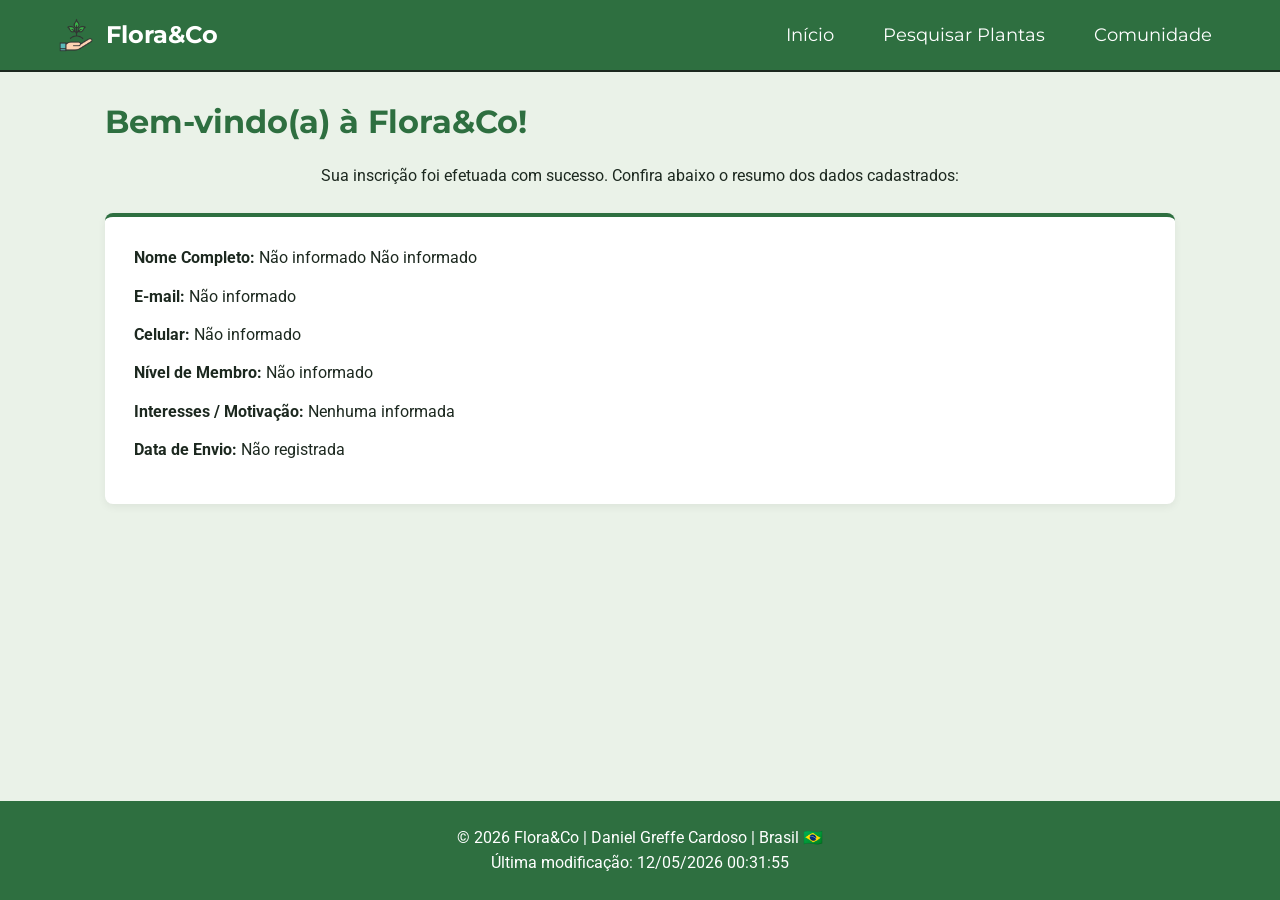
<file: projeto-final/obrigado.html>
<!DOCTYPE html>
<html lang="pt-BR">

<head>
    <meta charset="UTF-8">
    <meta name="viewport" content="width=device-width, initial-scale=1.0">
    <title>Flora&Co - Confirmação de Inscrição</title>
    <meta name="description"
        content="Agradecimento pela inscrição na comunidade Flora&Co. Veja o resumo dos seus dados.">
    <meta name="author" content="Daniel Greffe Cardoso">

    <link rel="icon" href="imagens/favicon.ico">
    <link rel="preconnect" href="https://fonts.googleapis.com">
    <link rel="preconnect" href="https://fonts.gstatic.com" crossorigin>
    <link
        href="https://fonts.googleapis.com/css2?family=Montserrat:wght@600;700&family=Roboto:wght@400;500&display=swap"
        rel="stylesheet">

    <link rel="stylesheet" href="estilos/mobile.css">
    <link rel="stylesheet" href="estilos/desktop.css">

    <script type="module" src="scripts/main.mjs"></script>
    <script type="module" src="scripts/obrigado.mjs"></script>
</head>

<body>
    <header class="cabecalho-principal">
        <div class="cabecalho-conteudo">
            <div class="logotipo-container">
                <img src="imagens/favicon.ico" alt="Logotipo da Flora&Co" class="logotipo-img">
                <span class="titulo-site">Flora&Co</span>
            </div>

            <button id="btn-menu" aria-label="Abrir Menu de Navegação">☰</button>

            <nav id="menu-nav">
                <ul>
                    <li><a href="index.html">Início</a></li>
                    <li><a href="plantas.html">Pesquisar Plantas</a></li>
                    <li><a href="comunidade.html">Comunidade</a></li>
                </ul>
            </nav>
        </div>
    </header>

    <main class="thank-you-container">
        <h1 class="titulo-principal">Bem-vindo(a) à Flora&Co!</h1>
        <p class="texto-explicacao centralizado">Sua inscrição foi efetuada com sucesso. Confira abaixo o resumo dos
            dados cadastrados:</p>

        <div class="summary-card" id="formDataDisplay">
            <!-- Dados preenchidos dinamicamente por JS via URLSearchParams -->
        </div>
    </main>

    <footer class="rodape-principal">
        <div class="rodape-conteudo">
            <p>&copy; <span id="ano-atual"></span> Flora&Co | Daniel Greffe Cardoso | Brasil &#x1F1E7;&#x1F1F7;</p>
            <p id="ultima-modificacao"></p>
        </div>
    </footer>
</body>

</html>
</file>
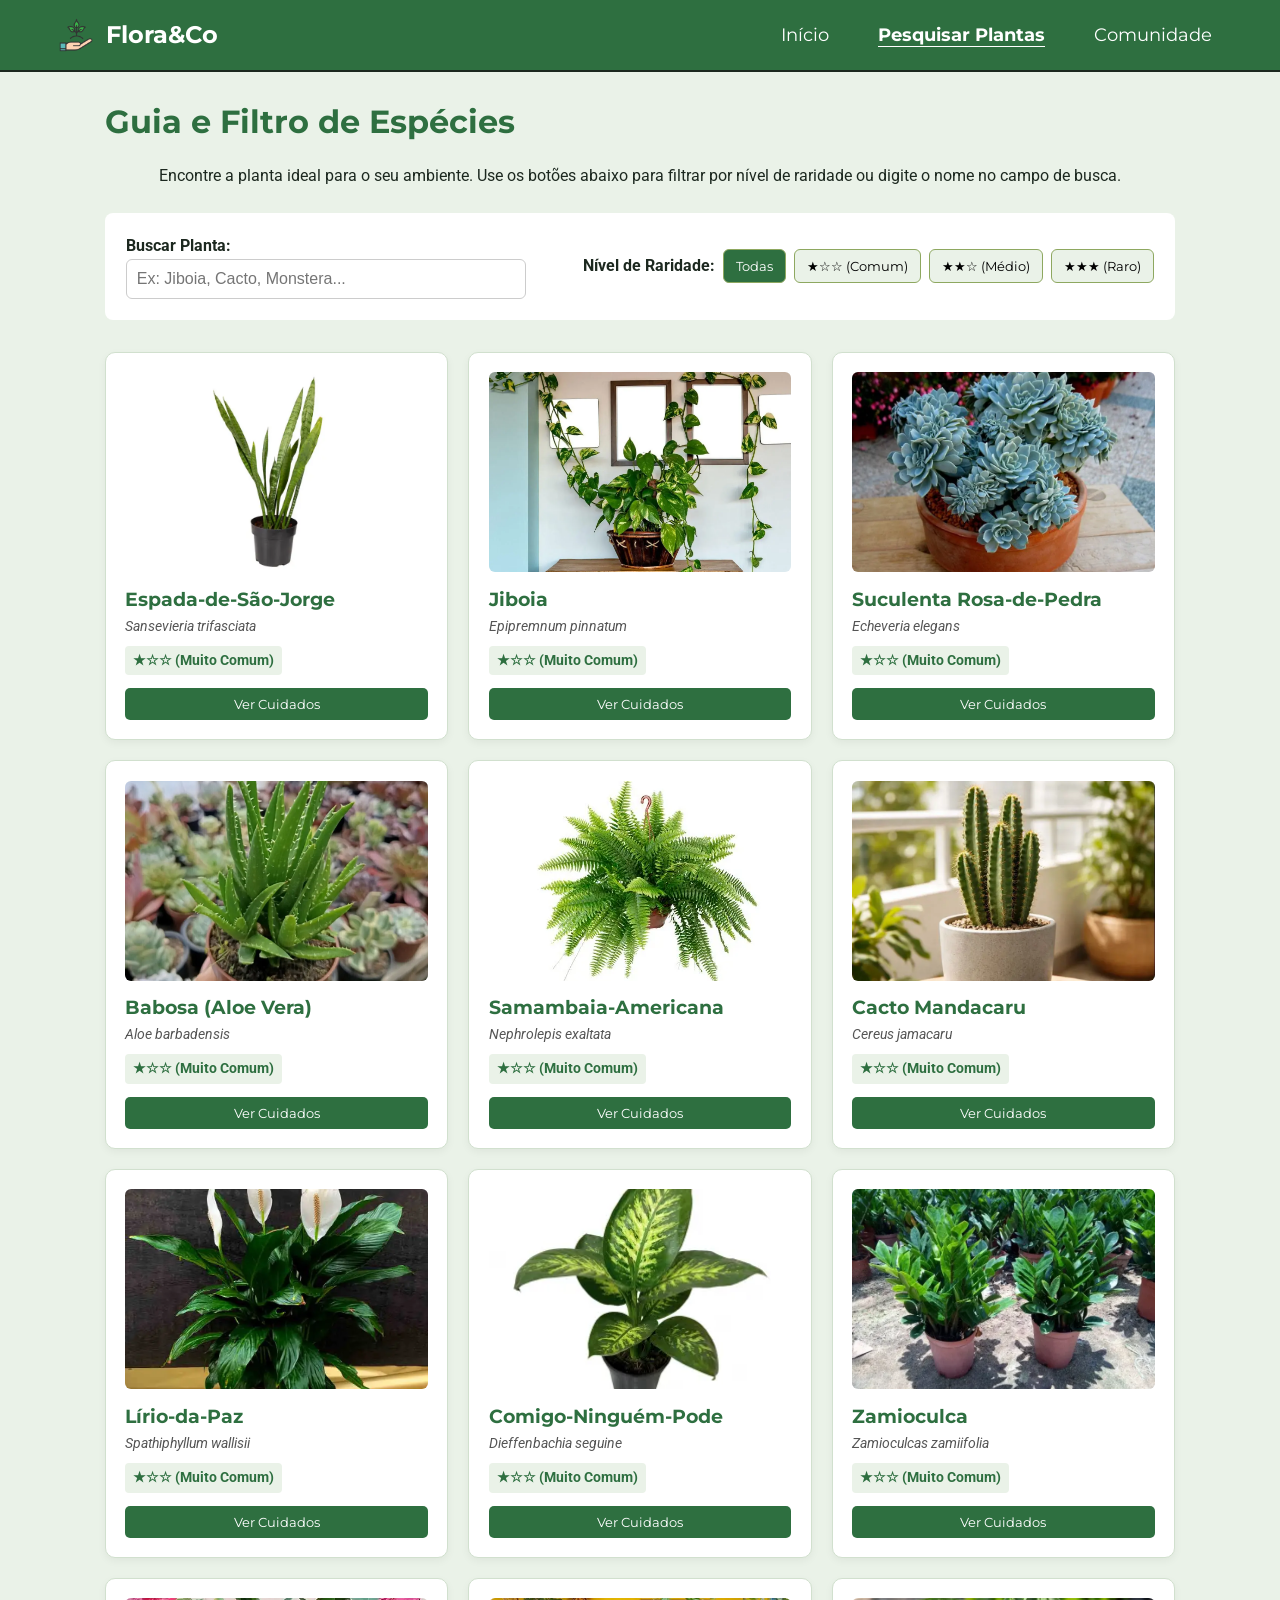
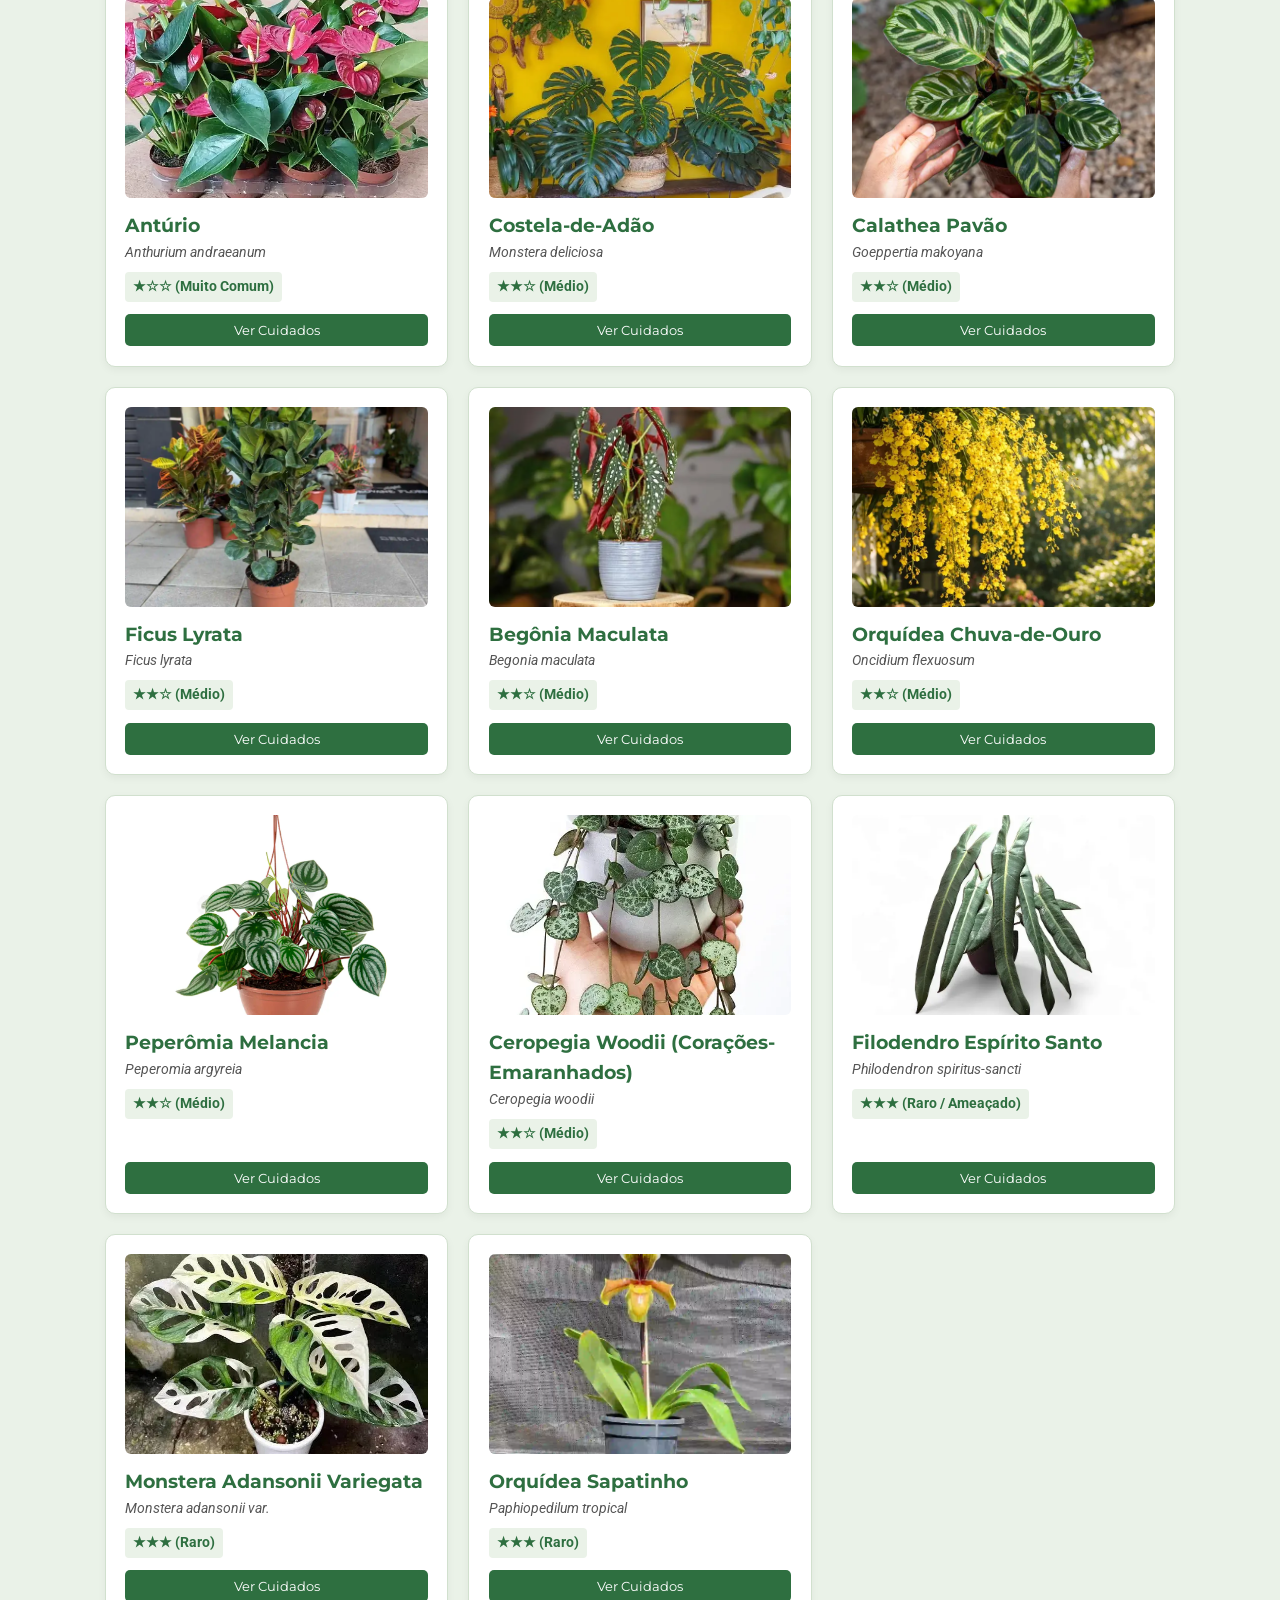
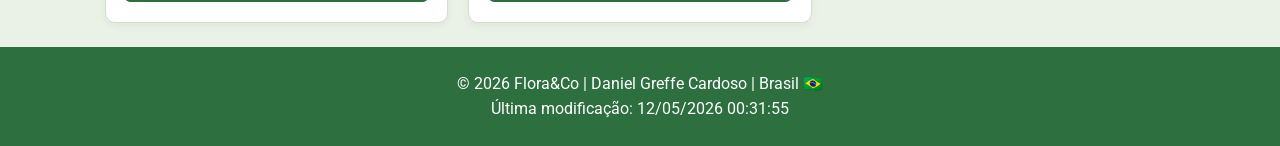
<file: projeto-final/plantas.html>
<!DOCTYPE html>
<html lang="pt-BR">

<head>
    <meta charset="UTF-8">
    <meta name="viewport" content="width=device-width, initial-scale=1.0">
    <title>Flora&Co - Catálogo e Filtros de Espécies</title>
    <meta name="description"
        content="Explore o catálogo completo de plantas da Flora&Co e filtre por nome ou nível de raridade.">
    <meta name="author" content="Daniel Greffe Cardoso">

    <meta property="og:type" content="website">
    <meta property="og:title" content="Flora&Co - Catálogo de Espécies">
    <meta property="og:description" content="Pesquise por mais de 20 espécies brasileiras e exóticas no nosso acervo.">
    <meta property="og:image"
        content="https://daniel-greffe.github.io/wdd231/projeto-final/imagens/muitas-plantas.webp">
    <meta property="og:url" content="https://daniel-greffe.github.io/wdd231/projeto-final/plantas.html">

    <link rel="icon" href="imagens/favicon.ico">
    <link rel="preconnect" href="https://fonts.googleapis.com">
    <link rel="preconnect" href="https://fonts.gstatic.com" crossorigin>
    <link
        href="https://fonts.googleapis.com/css2?family=Montserrat:wght@600;700&family=Roboto:wght@400;500&display=swap"
        rel="stylesheet">

    <link rel="stylesheet" href="estilos/mobile.css">
    <link rel="stylesheet" href="estilos/desktop.css">

    <script type="module" src="scripts/main.mjs"></script>
    <script type="module" src="scripts/plantas.mjs"></script>
</head>

<body>
    <header class="cabecalho-principal">
        <div class="cabecalho-conteudo">
            <div class="logotipo-container">
                <img src="imagens/favicon.ico" alt="Logotipo da Flora&Co" class="logotipo-img">
                <span class="titulo-site">Flora&Co</span>
            </div>

            <button id="btn-menu" aria-label="Abrir Menu de Navegação">☰</button>

            <nav id="menu-nav">
                <ul>
                    <li><a href="index.html">Início</a></li>
                    <li><a href="plantas.html" class="ativa">Pesquisar Plantas</a></li>
                    <li><a href="comunidade.html">Comunidade</a></li>
                </ul>
            </nav>
        </div>
    </header>

    <main>
        <section class="secao-filtros">
            <h1 class="titulo-principal nova-planta">Guia e Filtro de Espécies</h1>
            <p class="texto-explicacao centralizado">
                Encontre a planta ideal para o seu ambiente. Use os botões abaixo para filtrar por nível de raridade ou
                digite o nome no campo de busca.
            </p>

            <div class="painel-controle">
                <div class="grupo-busca">
                    <label for="campo-busca"><strong>Buscar Planta:</strong></label>
                    <input type="text" id="campo-busca" placeholder="Ex: Jiboia, Cacto, Monstera..."
                        class="input-estilizado">
                </div>

                <div class="grupo-botoes-filtro">
                    <span><strong>Nível de Raridade:</strong></span>
                    <button class="btn-filtro ativo" data-raridade="todas">Todas</button>
                    <button class="btn-filtro" data-raridade="1">★☆☆ (Comum)</button>
                    <button class="btn-filtro" data-raridade="2">★★☆ (Médio)</button>
                    <button class="btn-filtro" data-raridade="3">★★★ (Raro)</button>
                </div>
            </div>
        </section>

        <section class="secao-catalogo">
            <div id="grid-plantas" class="grid-cards">
            </div>
            <p id="mensagem-vazio" class="mensagem-oculta">Nenhuma planta encontrada para os filtros selecionados.</p>
        </section>

        <dialog id="modal-planta" class="dialogo-modal">
            <div class="modal-conteudo">
                <button class="fechar-modal" aria-label="Fechar Modal">✕</button>
                <div id="modal-body"></div>
            </div>
        </dialog>
    </main>

    <footer class="rodape-principal">
        <div class="rodape-conteudo">
            <p>&copy; <span id="ano-atual"></span> Flora&Co | Daniel Greffe Cardoso | Brasil &#x1F1E7;&#x1F1F7;</p>
            <p id="ultima-modificacao"></p>
        </div>
    </footer>
</body>

</html>
</file>
<file: estilos/maior.css>
* {
    margin: 0;
    padding: 0;
    box-sizing: border-box;
}

body {
    font-family: "Roboto", sans-serif;
}

main {
    margin: 1rem auto;
    padding: 1rem;
    max-width: 1200px;
}

header {
    background-color: rgb(25, 102, 0);
    color: rgb(255, 255, 255);
}

.header-container {
    display: flex;
    align-items: center;
    padding: 0.5rem 1rem;
}

.icone-logo {
    display: none;
}

.titulo {
    color: rgb(255, 255, 255);
    font-size: 1.5rem;
}

#btn-menu {
    display: none;
}

nav {
    margin: 0 auto 2rem;
}

.navigation {
    list-style: none;
    display: flex;
    flex-wrap: wrap;
    background-color: rgb(55, 55, 55);
    align-items: center;
}

.navigation li {
    flex: 1 1 auto;
}

.navigation a {
    display: block;
    color: rgb(255, 255, 255);
    padding: 0.75rem;
    text-decoration: none;
    text-align: center;
}

.navigation ul {
    color: rgb(255, 255, 255);
}

.navigation a:hover {
    font-weight: 700;
    text-decoration: underline;
    text-decoration-color: rgb(25, 102, 0);
}

h1 {
    text-align: left;
    padding: 1rem;
    font-size: 1.5rem;
}

h2 {
    color: rgb(255, 255, 255);
}

.nome {
    text-align: left;
    padding-bottom: 1.5rem;
    color: rgb(55, 55, 55);
    font-size: 2rem;
}

p {
    text-align: center;
}

.content-container {
    display: grid;
    grid-template-columns: 1.3fr 1fr;
    gap: 15px;
    align-items: start;
    padding-bottom: 2rem;
}

.card {
    border: 1px solid rgb(188, 188, 188);
    border-radius: 8px;
    background-color: rgb(255, 255, 255);
    text-align: center;
    overflow: hidden;
}

.card h2 {
    background-color: rgb(25, 102, 0);
    color: rgb(255, 255, 255);
    text-align: center;
    padding: 10px;
    font-size: 1.2rem;
}

.card-body {
    padding: 1.5rem;
}

.intro-section {
    display: flex;
    gap: 15px;
    margin-bottom: 20px;
    align-items: flex-start;
    font-size: 1.1rem;
}

.intro-section p {
    text-align: justify;
    line-height: 1.5;
}

.eu-img {
    padding-top: 0.6rem;
    width: 100%;
    max-width: 280px;
    height: auto;
    border-radius: 4px;
    border: 1px solid rgb(221, 221, 221);
    display: block;
    margin: 0 auto;
}

.foto {
    padding-bottom: 0.6rem;
}

.filtro-container {
    display: grid;
    grid-template-columns: 1fr;
    gap: 15px;
    align-items: start;
    padding-bottom: 2rem;
}

.titulo-cursos {
    background-color: rgb(25, 102, 0);
    color: rgb(255, 255, 255);
    text-align: center;
    padding: 1rem;
    margin-bottom: 2rem;
    font-size: 1.2rem;
}

.cabecalho-card {
    background-color: rgb(25, 102, 0);
    color: rgb(255, 255, 255);
    text-align: center;
    padding: 20px;
}

.conteudo-card {
    padding: 20px;
}

.grupo-botoes {
    display: flex;
    justify-content: center;
    gap: 15px;
    margin-bottom: 20px;
}

.btn-filtro {
    flex: 1;
    background-color: rgb(0, 0, 0);
    color: rgb(255, 255, 255);
    border: none;
    padding: 10px 0;
    border-radius: 6px;
    font-size: 1rem;
    font-weight: bold;
    cursor: pointer;
    transition: opacity 0.2s ease;
}

.btn-filtro:hover,
.btn-filtro.ativo {
    opacity: 0.85;
    outline: 2px solid rgb(25, 102, 0);
}

.total-creditos {
    text-align: center;
    font-size: 1.1rem;
    margin-bottom: 25px;
    color: rgb(51, 51, 51);
}

#creditos-total {
    font-weight: bold;
}

.grid-cursos {
    display: grid;
    grid-template-columns: repeat(3, 1fr);
    gap: 15px;
}

.card-curso {
    background-color: rgb(25, 102, 0);
    color: rgb(255, 255, 255);
    border-radius: 8px;
    padding: 18px 10px;
    text-align: center;
    font-weight: bold;
    font-size: 1rem;
    box-shadow: 0 2px 5px rgba(0, 0, 0, 0.2);
    transition: transform 0.2s ease;
}

.card-curso:hover {
    transform: translateY(-2px);
}

.card-curso.pendente {
    background-color: rgb(224, 224, 224);
    color: rgb(85, 85, 85);
    border: 1px solid rgb(204, 204, 204);
}

footer {
    background-color: rgb(255, 255, 255);
    text-align: center;
}

.redes-sociais {
    display: flex;
    justify-content: center;
    align-items: center;
    gap: 19px;
    margin-bottom: 20px;
}

.redes-sociais a img {
    width: 46px;
    height: 47px;
    display: block;
}

footer p,
footer span {
    color: rgb(255, 255, 255);
    padding: 0.3rem;
}

.footer-data {
    background-color: rgb(25, 102, 0);
    padding: 30px;
    margin: 0;
    color: rgb(255, 255, 255);
}
</file>
<file: estilos/telas-pequenas.css>
@media (max-width: 768px) {
    main {
        margin: 0.5rem;
        padding: 0.5rem;
    }

    header {
        background-color: rgb(25, 102, 0);
        border-bottom: 2px solid rgb(204, 204, 204);
    }

    .header-container {
        justify-content: space-between;
    }

    #btn-menu {
        display: inline-block;
        color: rgb(0, 0, 0);
        background-color: rgb(255, 255, 255);
        border: 1px solid rgb(0, 0, 0);
        padding: 2px 10px;
        font-size: 1.5rem;
        cursor: pointer;
    }

    nav {
        display: none;
        margin: 0;
    }

    nav.aberto {
        display: block;
    }

    .navigation {
        flex-direction: column;
        align-items: stretch;
    }

    .navigation li {
        border-bottom: 1px solid rgb(68, 68, 68);
    }

    .navigation ul {
        color: rgb(255, 255, 255);
    }

    .navigation a {
        text-align: left;
        padding: 0.85rem 1.2rem;
        font-weight: bold;
    }

    .content-container {
        grid-template-columns: 1fr;
    }

    .card-body {
        padding: 1rem;
    }

    .eu-img {
        width: 80%;
        max-width: 220px;
    }

    .grid-cursos {
        grid-template-columns: repeat(2, 1fr);
    }
}

@media (max-width: 480px) {
    .grid-cursos {
        grid-template-columns: 1fr;
    }

    .grupo-botoes {
        flex-direction: column;
        gap: 8px;
    }

    .nome {
        font-size: 1.5rem;
    }
}
</file>
<file: projeto-final/estilos/mobile.css>
/* ==========================================================================
   Configurações Globais e Variáveis de Cores
   ========================================================================== */
:root {
    --cor-principal: #2E6F40;
    --cor-secundaria: #8EA860;
    --cor-fundo: #EAF2E8;
    --cor-texto: #1C281F;
    --cor-branca: #FFFFFF;
    --fonte-titulo: 'Montserrat', sans-serif;
    --fonte-corpo: 'Roboto', sans-serif;
}

* {
    margin: 0;
    padding: 0;
    box-sizing: border-box;
}

body {
    font-family: var(--fonte-corpo);
    background-color: var(--cor-fundo);
    color: var(--cor-texto);
    line-height: 1.6;
    display: flex;
    flex-direction: column;
    min-height: 100vh;
}

/* ==========================================================================
   Cabeçalho e Menu Responsivo
   ========================================================================== */
.cabecalho-principal {
    background-color: var(--cor-principal);
    color: var(--cor-branca);
    width: 100%;
    border-bottom: 2px solid var(--cor-texto);
    position: relative;
    z-index: 100;
}

.cabecalho-conteudo {
    width: 100%;
    color: var(--cor-branca);
    max-width: 1200px;
    margin: 0 auto;
    padding: 0.8rem 1rem;
    display: flex;
    flex-wrap: wrap;
    justify-content: space-between;
    align-items: center;
}

.logotipo-container {
    display: flex;
    align-items: center;
    gap: 10px;
}

.logotipo-img {
    width: 40px;
    height: 40px;
    object-fit: contain;
}

.titulo-site {
    font-family: var(--fonte-titulo);
    color: var(--cor-branca);
    font-size: 1.5rem;
    font-weight: 700;
}

#btn-menu {
    background: none;
    border: none;
    color: var(--cor-branca);
    font-size: 1.8rem;
    cursor: pointer;
    padding: 5px;
}

#menu-nav {
    display: none;
    width: 100%;
    margin-top: 0.8rem;
}

#menu-nav.aberto {
    display: block;
}

#menu-nav ul {
    list-style: none;
    display: flex;
    flex-direction: column;
}

#menu-nav li {
    border-bottom: 1px solid rgba(255, 255, 255, 0.2);
}

#menu-nav a {
    color: var(--cor-branca);
    text-decoration: none;
    font-family: var(--fonte-titulo);
    font-size: 1.1rem;
    padding: 12px 0;
    display: block;
    text-align: center;
}

#menu-nav a.ativa {
    font-weight: 700;
    text-decoration: underline;
    text-underline-offset: 5px;
}

/* ==========================================================================
   Hero Section e CTA
   ========================================================================== */
main {
    flex: 1;
    width: 100%;
    max-width: 1100px;
    margin: 1.5rem auto;
    padding: 0 15px;
}

.hero-section {
    background: var(--cor-branca);
    padding: 1.5rem;
    border-radius: 8px;
    text-align: center;
    margin-bottom: 2rem;
    border-top: 3px solid var(--cor-secundaria);
    border-bottom: 3px solid var(--cor-secundaria);
    box-shadow: 0 3px 8px rgba(0, 0, 0, 0.06);
}

.titulo-principal {
    font-family: var(--fonte-titulo);
    color: var(--cor-principal);
    font-size: 2rem;
    margin-bottom: 1rem;
}

.hero-container {
    position: relative;
    width: 100%;
    max-height: 480px;
    overflow: hidden;
    border-radius: 8px;
    margin-bottom: 1.5rem;
}

.hero-container img {
    width: 100%;
    height: 100%;
    object-fit: cover;
    display: block;
}

.hero-overlay {
    position: absolute;
    bottom: 0;
    left: 0;
    right: 0;
    background: rgba(28, 40, 31, 0.75);
    color: var(--cor-branca);
    padding: 1.2rem;
    display: flex;
    flex-direction: column;
    align-items: center;
    gap: 10px;
}

.hero-overlay h2 {
    font-family: var(--fonte-titulo);
    font-size: 1.1rem;
    text-align: center;
}

.btn-cta {
    background-color: var(--cor-principal);
    color: var(--cor-branca);
    font-family: var(--fonte-titulo);
    font-weight: bold;
    padding: 10px 20px;
    text-decoration: none;
    border-radius: 6px;
    transition: background 0.3s;
}

.btn-cta:hover {
    background-color: #A4C272;
}

.centralizado {
    text-align: center;
}

/* ==========================================================================
   Cards e Grids de Plantas
   ========================================================================== */
.secao-catalogo {
    margin-top: 2rem;
}

.subtitulo-secao,
.subtitulo-principal {
    font-family: var(--fonte-titulo);
    color: var(--cor-principal);
    text-align: center;
    margin-bottom: 1.2rem;
}

.grid-cards {
    display: grid;
    grid-template-columns: 1fr;
    gap: 20px;
}

#grid-plantas {
    min-height: 450px; 
}

.card-planta {
    background: var(--cor-branca);
    border-radius: 10px;
    padding: 1.2rem;
    border: 1px solid #D1E0CE;
    box-shadow: 0 3px 8px rgba(0, 0, 0, 0.05);
    display: flex;
    flex-direction: column;
}

.card-planta img {
    width: 100%;
    height: 200px;
    object-fit: cover;
    border-radius: 6px;
    margin-bottom: 0.8rem;
}

.card-planta h3 {
    font-family: var(--fonte-titulo);
    color: var(--cor-principal);
}

.nome-cientifico {
    font-style: italic;
    color: #555;
    font-size: 0.9rem;
    margin-bottom: 0.5rem;
}

.raridade {
    background-color: var(--cor-fundo);
    padding: 4px 8px;
    border-radius: 4px;
    font-weight: bold;
    color: var(--cor-principal);
    font-size: 0.85rem;
    width: fit-content;
    margin-bottom: 0.8rem;
}

.btn-detalhes {
    margin-top: auto;
    background-color: var(--cor-principal);
    color: var(--cor-branca);
    border: none;
    padding: 8px 12px;
    border-radius: 5px;
    cursor: pointer;
    font-family: var(--fonte-titulo);
}

/* ==========================================================================
   Filtros e Controles
   ========================================================================== */
.painel-controle {
    background: var(--cor-branca);
    padding: 1.3rem;
    border-radius: 8px;
    margin-bottom: 1.5rem;
    margin-top: 1.5rem;
    display: flex;
    flex-direction: column;
    gap: 12px;
}

.input-estilizado {
    width: 100%;
    padding: 10px;
    border: 1px solid #ccc;
    border-radius: 6px;
    font-size: 1rem;
}

.grupo-botoes-filtro {
    display: flex;
    flex-wrap: wrap;
    gap: 8px;
    align-items: center;
}

.btn-filtro {
    background-color: var(--cor-fundo);
    border: 1px solid var(--cor-secundaria);
    padding: 8px 12px;
    border-radius: 6px;
    cursor: pointer;
    font-family: var(--fonte-titulo);
}

.btn-filtro.ativo,
.btn-filtro:hover {
    background-color: var(--cor-principal);
    color: var(--cor-branca);
}

.mensagem-oculta {
    display: none;
}

/* ==========================================================================
   Formulários e Layout da Comunidade
   ========================================================================== */
.join-layout {
    display: flex;
    flex-direction: column;
    gap: 25px;
    margin-top: 1.5rem;
}

.join-form {
    background: var(--cor-branca);
    padding: 1.5rem;
    border-radius: 8px;
    box-shadow: 0 3px 8px rgba(0, 0, 0, 0.05);
}

fieldset {
    border: 1px solid var(--cor-secundaria);
    border-radius: 6px;
    padding: 1rem;
    margin-bottom: 1.2rem;
}

legend {
    font-family: var(--fonte-titulo);
    color: var(--cor-principal);
    font-weight: bold;
    padding: 0 8px;
}

.join-form label {
    display: flex;
    flex-direction: column;
    margin-bottom: 1rem;
    font-weight: 500;
}

.join-form input[type="text"],
.join-form input[type="email"],
.join-form input[type="tel"],
.join-form textarea {
    padding: 10px;
    border: 1px solid #ccc;
    border-radius: 5px;
    margin-top: 4px;
    font-family: var(--fonte-corpo);
}

.grupo-radio label {
    flex-direction: row;
    align-items: center;
    gap: 10px;
    font-weight: normal;
}

.btn-enviar {
    background-color: var(--cor-principal);
    color: var(--cor-branca);
    border: none;
    padding: 12px 20px;
    font-family: var(--fonte-titulo);
    font-size: 1.1rem;
    font-weight: bold;
    border-radius: 6px;
    cursor: pointer;
    width: 100%;
}

.cards-container {
    display: flex;
    flex-direction: column;
    gap: 15px;
}

.card-nivel {
    background: var(--cor-branca);
    padding: 1.2rem;
    border-radius: 8px;
    border-left: 5px solid var(--cor-secundaria);
    box-shadow: 0 2px 6px rgba(0, 0, 0, 0.05);
}

/* ==========================================================================
   Modais
   ========================================================================== */
.dialogo-modal {
    margin: auto;
    border: none;
    border-radius: 8px;
    padding: 0;
    max-width: 500px;
    width: 90%;
    box-shadow: 0 5px 15px rgba(0, 0, 0, 0.3);
}

.dialogo-modal::backdrop {
    background: rgba(0, 0, 0, 0.6);
}

.modal-conteudo {
    padding: 1.5rem;
    position: relative;
    background: var(--cor-branca);
}

.fechar-modal {
    position: absolute;
    top: 10px;
    right: 15px;
    background: none;
    border: none;
    font-size: 1.4rem;
    cursor: pointer;
}

/* ==========================================================================
   Página de Confirmação (obrigado.html)
   ========================================================================== */
.summary-card {
    background: var(--cor-branca);
    padding: 1.8rem;
    border-radius: 8px;
    border-top: 4px solid var(--cor-principal);
    box-shadow: 0 3px 8px rgba(0, 0, 0, 0.06);
    margin-top: 1.5rem;
}

.summary-card p {
    margin-bottom: 0.8rem;
}

/* ==========================================================================
   Rodapé
   ========================================================================== */
.rodape-principal {
    background-color: var(--cor-principal);
    color: var(--cor-branca);
    text-align: center;
    padding: 1.5rem 1rem;
    margin-top: auto;
}

.rodape-principal a {
    color: var(--cor-branca);
}
</file>
<file: projeto-final/estilos/desktop.css>
@media (min-width: 900px) {

    /* ==========================================================================
   Ajustes para Telas Amplas (Desktop >= 900px)
   ========================================================================== */
    #btn-menu {
        display: none;
    }

    #menu-nav {
        display: block !important;
        width: auto;
        margin-top: 0;
    }

    #menu-nav ul {
        flex-direction: row;
        gap: 25px;
    }

    #menu-nav li {
        border-bottom: none;
    }

    #menu-nav a {
        padding: 8px 12px;
    }

    .grid-cards {
        grid-template-columns: repeat(3, 1fr);
    }

    #grid-plantas {
        min-height: 450px;
    }

    .hero-overlay {
        flex-direction: row;
        justify-content: space-between;
        padding: 1.5rem 2rem;
    }

    .hero-overlay h2 {
        font-size: 1.4rem;
        text-align: left;
    }

    .join-layout {
        display: grid;
        grid-template-columns: 2fr 1fr;
        gap: 30px;
        align-items: start;
    }

    .painel-controle {
        flex-direction: row;
        justify-content: space-between;
        align-items: center;
    }

    .grupo-busca {
        flex: 1;
        max-width: 400px;
    }

}
</file>
<file: camara/estilos/normalizar.css>
*, *::before, *::after {
  box-sizing: border-box;
  margin: 0;
  padding: 0;
}

html, body {
  max-width: 100vw;
  overflow-x: hidden;
  line-height: 1.15;
  -webkit-text-size-adjust: 100%;
}

img {
  max-width: 100%;
  height: auto;
  display: block;
}

button, input, select, textarea {
  font: inherit;
}
</file>
<file: camara/estilos/mobile.css>
:root {
  --cor-marca: #004b36;
  --cor-destaque: #0f8a5f;
  --cor-fundo-base: #f2f7f4;
  --cor-fundo-painel: #ffffff;
  --cor-texto-principal: #1a1a1a;
  --cor-texto-secundario: #4a4a4a;
  --cor-linha-divisoria: #dcdcdc;
  --cor-linha-alternada: #e6f0eb;
  --cor-link: #0044cc;
  --cor-link-hover: #002266;
  --fonte-sistema: system-ui, -apple-system, BlinkMacSystemFont, "Segoe UI", Roboto, sans-serif;
  --sombra-padrao: 0 4px 12px #00000014;
}

body {
  font-family: var(--fonte-sistema);
  background-color: var(--cor-fundo-base);
  color: var(--cor-texto-principal);
  line-height: 1.6;
  min-width: 320px;
  transition: background-color 0.3s, color 0.3s;
}

header {
  flex-wrap:nowrap;
}

.cabecalho-principal,
.rodape-principal {
  background-color: var(--cor-marca);
  color: #ffffff;
}

.cabecalho-principal {
  padding: 0.8rem 1rem;
}

.cabecalho-conteudo,
#conteudo-principal,
.rodape-conteudo,
.join-container,
.thank-you-container {
  max-width: 1200px;
  margin: 0 auto;
}

.cabecalho-conteudo,
.logotipo-container,
.container-clima-detalhes,
.secao-cabecalho-diretorio,
.controles-visualizacao,
.redes-sociais {
  display: flex;
  align-items: center;
}

.cabecalho-conteudo {
  justify-content: space-between;
  flex-wrap: wrap;
  gap: 1rem;
}

.logotipo-container {
  gap: 0.8rem;
}

.logotipo-img {
  width: 80px;
  height: 80px;
  object-fit: contain;
}

.titulo-site {
  font-size: 1.3rem;
  font-weight: bold;
}

#botao-menu {
  background: none;
  border: 2px solid #ffffff;
  color: #ffffff;
  font-size: 1.5rem;
  padding: 0.2rem 0.6rem;
  cursor: pointer;
  border-radius: 4px;
}

#botao-menu::after {
  content: "☰";
}

#botao-menu.aberto::after {
  content: "✕";
}

#navegacao-principal {
  display: none;
  width: 100%;
}

#navegacao-principal.aberto {
  display: block;
}

/* Reseta o alinhamento da seção do radio */
.grupo-radio {
  border: 1px solid #ccc;
  border-radius: 8px;
  padding: 1rem 1.5rem;
  margin-bottom: 1.5rem;
}


.lista-navegacao {
  list-style: none;
  display: flex;
  flex-direction: column;
  gap: 0.5rem;
  margin-top: 1rem;
}

.lista-navegacao a {
  color: #ffffff;
  text-decoration: none;
  padding: 0.6rem 1rem;
  display: block;
  border-radius: 4px;
  font-size: 1rem;
  text-align: left;
}

.lista-navegacao a:hover {
  background-color: #ffffff33;
}

.lista-navegacao a.ativo {
  background-color: #ffffff;
  color: var(--cor-marca);
  font-weight: bold;
  text-decoration: underline;
}

#conteudo-principal,
.join-container,
.thank-you-container {
  margin-top: 1.5rem;
  margin-bottom: 1.5rem;
  padding: 0 1rem;
}

.secao-hero {
  position: relative;
  width: 100%;
  margin-bottom: 1.5rem;
  overflow: hidden;
  border-radius: 8px;
  box-shadow: var(--sombra-padrao);
}


.imagem-hero {
  width: 100%;
  height: 250px;
  object-fit: cover;
}

.caixa-cta {
  position: absolute;
  bottom: 15px;
  right: 15px;
  background-color: #000000bf;
  color: #ffffff;
  padding: 0.8rem 1.2rem;
  border-radius: 6px;
  text-align: center;
}

.caixa-cta p {
  display: none;
  font-size: 0.85rem;
  margin-bottom: 0.3rem;
}

.botao-cta {
  display: inline-block;
  background-color: #ffffff;
  color: #000000;
  padding: 0.5rem 1rem;
  font-weight: bold;
  text-decoration: none;
  border-radius: 4px;
}

.botao-cta:hover,
.botao-cta:focus {
  background-color: var(--cor-linha-divisoria);
}

.titulo-boas-vindas {
  font-size: 1.8rem;
  margin-bottom: 1rem;
  color: var(--cor-marca);
}

.grade-informacoes-inicio,
.grade-destaques,
.join-layout,
.cards-container {
  display: flex;
  flex-direction: column;
}

.grade-informacoes-inicio,
.grade-destaques {
  gap: 1.5rem;
}

.grade-informacoes-inicio {
  margin-bottom: 2rem;
}

.cartao-info,
.exibicao-grade .cartao-membro,
.join-form,
.summary-card,
dialog,
dialog.membership-modal {
  background-color: var(--cor-fundo-painel);
  box-shadow: var(--sombra-padrao);
}

.cartao-info {
  border: 1px solid var(--cor-linha-divisoria);
  border-radius: 8px;
  overflow: hidden;
}

.cabecalho-cartao {
  background-color: var(--cor-marca);
  color: #ffffff;
  padding: 0.6rem 1rem;
}

.cabecalho-cartao h2 {
  font-size: 1.2rem;
  font-weight: normal;
}

.corpo-cartao {
  padding: 1rem;
}

.corpo-cartao ul {
  list-style-type: square;
  padding-left: 1.2rem;
}

.corpo-cartao li {
  margin-bottom: 0.5rem;
}

.container-clima-detalhes {
  gap: 1rem;
}

.icone-clima {
  width: 60px;
  height: 60px;
}

.temp-destaque {
  font-size: 1.6rem;
  font-weight: bold;
}

.descricao-clima {
  text-transform: capitalize;
  font-weight: bold;
  margin-bottom: 0.4rem;
}

.secao-destaques {
  margin-top: 2rem;
}

.secao-destaques h2,
.cards-container h3,
.card h4,
dialog h3,
dialog h2 {
  color: var(--cor-marca);
}

.secao-destaques h2 {
  font-size: 1.5rem;
  margin-bottom: 1rem;
}

.cartao-destaque {
  background-color: #e0e0e0;
  border-radius: 8px;
  padding: 1.2rem;
  border: 1px solid #cccccc;
}

.cabecalho-destaque {
  border-bottom: 1px solid #aaaaaa;
  padding-bottom: 0.5rem;
  margin-bottom: 1rem;
  text-align: center;
}

.cabecalho-destaque h3 {
  font-size: 1.2rem;
  color: #000000;
}

.slogan-empresa {
  font-size: 0.85rem;
  color: #444444;
  font-style: italic;
}

.conteudo-destaque {
  display: flex;
  flex-direction: column;
  gap: 1rem;
  align-items: center;
}

.logo-destaque {
  width: 100px;
  height: 100px;
  object-fit: contain;
}

.info-destaque p {
  font-size: 0.9rem;
  margin-bottom: 0.3rem;
}

.cartao-destaque a,
.cartao-membro a {
  color: var(--cor-link);
  text-decoration: underline;
  word-break: break-all;
}

.cartao-destaque a:hover,
.cartao-membro a:hover,
.cartao-destaque a:focus,
.cartao-membro a:focus {
  color: var(--cor-link-hover);
}

#container-membros {
  min-height: 500px;
}

.secao-cabecalho-diretorio {
  justify-content: space-between;
  margin-bottom: 2rem;
  flex-wrap: wrap;
  gap: 1rem;
}

.controles-visualizacao {
  gap: 0.5rem;
}

.controles-visualizacao button {
  background-color: var(--cor-fundo-painel);
  border: 2px solid var(--cor-destaque);
  color: var(--cor-destaque);
  padding: 0.5rem;
  cursor: pointer;
  border-radius: 6px;
  display: flex;
  align-items: center;
  justify-content: center;
}

.controles-visualizacao button.ativo,
.controles-visualizacao button:hover,
.submit-btn:hover,
.open-modal:hover {
  background-color: var(--cor-destaque);
}

.controles-visualizacao button.ativo,
.controles-visualizacao button:hover {
  color: #ffffff;
}

.exibicao-grade {
  display: grid;
  grid-template-columns: repeat(auto-fit, minmax(280px, 1fr));
  gap: 1.5rem;
}

.exibicao-grade .cartao-membro {
  border: 1px solid var(--cor-linha-divisoria);
  border-radius: 8px;
  padding: 1.5rem;
  text-align: center;
  display: flex;
  flex-direction: column;
  align-items: center;
  justify-content: space-between;
}

.exibicao-grade .cartao-membro img {
  width: 120px;
  height: 120px;
  object-fit: contain;
  margin-bottom: 1rem;
}

.exibicao-grade .cartao-membro h2,
.exibicao-lista .cartao-membro h2 {
  color: var(--cor-destaque);
}

.exibicao-grade .cartao-membro h2 {
  font-size: 1.25rem;
  margin-bottom: 0.5rem;
}

.exibicao-grade .cartao-membro p {
  font-size: 0.9rem;
  color: var(--cor-texto-secundario);
  margin-bottom: 0.4rem;
}

.exibicao-grade .cartao-membro .descricao-empresa {
  font-style: italic;
  margin-bottom: 0.8rem;
}

.exibicao-lista {
  display: flex;
  flex-direction: column;
}

.exibicao-lista .cartao-membro {
  display: grid;
  grid-template-columns: 1fr;
  padding: 1rem;
  border-bottom: 1px solid var(--cor-linha-divisoria);
  background-color: var(--cor-fundo-painel);
  gap: 0.5rem;
}

.exibicao-lista .cartao-membro:nth-child(even) {
  background-color: var(--cor-linha-alternada);
}

.exibicao-lista .cartao-membro img {
  display: none;
}

.exibicao-lista .cartao-membro h2 {
  font-size: 1.1rem;
}

.rodape-principal {
  padding: 2rem 1rem;
  margin-top: 3rem;
}

.rodape-conteudo {
  display: flex;
  flex-direction: column;
  gap: 1.5rem;
  text-align: center;
}

.faixa-redes-sociais {
  padding: 15px 0;
}

.redes-sociais {
  justify-content: center;
  gap: 20px;
}

.redes-sociais a img {
  width: 50px;
  height: 50px;
  filter: invert(100%);
}

.join-layout {
  gap: 2rem;
}

.join-form {
  display: flex;
  flex-direction: column;
  gap: 1.2rem;
  padding: 1.5rem;
  border-radius: 8px;
  border: 1px solid var(--cor-linha-divisoria);
}

.join-form label {
  display: flex;
  flex-direction: column;
  font-weight: bold;
  color: var(--cor-texto-principal);
  gap: 0.4rem;
  width: 100%;
}

.join-form input,
.join-form textarea {
  padding: 0.75rem;
  border: 1px solid var(--cor-linha-divisoria);
  border-radius: 6px;
  font-size: 1rem;
  font-family: inherit;
  background-color: #ffffff;
  width: 100%;
  box-sizing: border-box;
}

.join-form input:focus,
.join-form select:focus,
.join-form textarea:focus {
  outline: 2px solid var(--cor-destaque);
  border-color: transparent;
}

.submit-btn,
.open-modal {
  background-color: var(--cor-marca);
  color: #ffffff;
  border: none;
  font-weight: bold;
  cursor: pointer;
  transition: background-color 0.3s;
}

.submit-btn {
  padding: 0.8rem 1.5rem;
  border-radius: 6px;
  font-size: 1.1rem;
  margin-top: 0.5rem;
}

.cards-container {
  gap: 1.2rem;
}

.cards-container h3 {
  font-size: 1.4rem;
  margin-bottom: 0.5rem;
}

.summary-card {
  border: 1px solid var(--cor-linha-divisoria);
  border-left: 6px solid var(--cor-marca);
  border-radius: 8px;
  padding: 1.5rem;
  margin-top: 1.5rem;
  max-width: 600px;
}

.card {
  padding: 1.2rem;
  border: 1px solid var(--cor-linha-divisoria);
  border-left: 6px solid var(--cor-marca);
  border-radius: 8px;
  animation-duration: 1s;
  animation-timing-function: ease-out;
  animation-fill-mode: forwards;
  background-color: var(--cor-fundo-painel);
  box-shadow: var(--sombra-padrao);
}

.card h4 {
  margin-top: 0;
  font-size: 1.2rem;
}

.open-modal {
  margin-top: 0.8rem;
  padding: 0.5rem 1rem;
  border-radius: 4px;
}

.summary-card p {
  margin: 0.8rem 0;
  font-size: 1.05rem;
  color: var(--cor-texto-principal);
  border-bottom: 1px dashed var(--cor-linha-divisoria);
  padding-bottom: 0.4rem;
}

.summary-card p:last-child {
  border-bottom: none;
}

dialog,
dialog.membership-modal {
  border: none;
  border-radius: 12px;
  padding: 2rem 1.5rem 1.5rem 1.5rem;
  max-width: 500px;
  width: 90%;
  color: var(--cor-texto-principal);
  box-shadow: 0 10px 25px rgba(0, 0, 0, 0.3);
  position: fixed;
  top: 50%;
  left: 50%;
  transform: translate(-50%, -50%);
  margin: 0;
}

dialog h3,
dialog h2 {
  margin-top: 0;
  font-size: 1.3rem;
  padding-right: 2rem;
}

.close-modal {
  position: absolute;
  top: 12px;
  right: 12px;
  background: transparent;
  border: none;
  font-size: 1.2rem;
  cursor: pointer;
  padding: 0.2rem 0.5rem;
  border-radius: 4px;
  line-height: 1;
  transition: background-color 0.2s;
}

.close-modal:hover {
  background-color: var(--cor-linha-divisoria);
}

dialog::backdrop {
  background-color: rgba(0, 0, 0, 0.6);
  backdrop-filter: blur(2px);
}


.card:nth-of-type(odd) {
  animation-name: slideFromRight;
}

.card:nth-of-type(even) {
  animation-name: slideFromLeft;
}

@keyframes slideFromRight {
  from {
    opacity: 0;
    transform: translateX(100px);
  }

  to {
    opacity: 1;
    transform: translateX(0);
  }
}

@keyframes slideFromLeft {
  from {
    opacity: 0;
    transform: translateX(-100px);
  }

  to {
    opacity: 1;
    transform: translateX(0);
  }
}


fieldset.grupo-radio {
  border: 1px solid #ccc;
  border-radius: 8px;
  padding: 1rem 1.2rem;
  margin-bottom: 1.5rem;
  text-align: left !important;
}

fieldset.grupo-radio legend {
  font-weight: bold;
  padding: 0 0.4rem;
}

fieldset.grupo-radio label.opcao-radio {
  display: flex !important;
  flex-direction: row !important;
  align-items: center !important;
  justify-content: flex-start !important;
  gap: 0.6rem !important;
  width: auto !important;
  margin: 0.6rem 0 !important;
  padding: 0 !important;
  text-align: left !important;
  cursor: pointer;
  font-weight: normal;
}

fieldset.grupo-radio label.opcao-radio input[type="radio"] {
  display: inline-block !important;
  width: auto !important;
  height: auto !important;
  margin: 0 !important;
  padding: 0 !important;
  cursor: pointer;
}
</file>
<file: camara/estilos/desktop.css>
@media (min-width: 768px) {
  #botao-menu {
    display: none;
  }

  #navegacao-principal {
    display: block;
    width: auto;
  }

  .lista-navegacao {
    flex-direction: row;
    align-items: center;
    margin-top: 0;
    gap: 0.5rem;
  }

  .imagem-hero {
    height: 380px;
  }

  .caixa-cta p {
    display: block;
  }

  .grade-informacoes-inicio,
  .grade-destaques {
    display: grid;
    grid-template-columns: repeat(3, 1fr);
    gap: 1.5rem;
  }

  .conteudo-destaque {
    flex-direction: row;
    align-items: flex-start;
  }

  .exibicao-lista .cartao-membro {
    grid-template-columns: 2fr 1fr;
    align-items: center;
  }

  .rodape-conteudo {
    flex-direction: row;
    justify-content: space-between;
  }

  .rodape-principal {
    padding: 2rem 3rem;
  }

  /* ===================================================
   S04 - AJUSTES PARA TELAS GRANDES (DESKTOP)
   =================================================== */

  .join-layout {
    display: grid;
    grid-template-columns: 3fr 2fr;
    gap: 2.5rem;
    align-items: start;
  }
}
</file>
<file: camara/estilos/sobre.css>
/* ===================================================
   S05 - ESTILOS ESPECÍFICOS DA PÁGINA SOBRE/DESCOBRIR
   =================================================== */

#conteudo-principal h1 {
  color: var(--cor-marca);
  font-size: 2rem;
  margin-bottom: 1rem;
  text-align: center;
}

.painel-mensagem-visita {
  background-color: var(--cor-fundo-painel);
  border: 6px solid var(--cor-destaque);
  border-radius: 8px;
  padding: 1rem;
  margin-bottom: 1.5rem;
  box-shadow: var(--sombra-padrao);
  font-weight: bold;
  color: var(--cor-texto-principal);
  text-align: center;
}

.secao-apresentacao-cidade {
  background-color: var(--cor-fundo-painel);
  padding: 1.5rem;
  border-radius: 8px;
  border: 1px solid var(--cor-linha-divisoria);
  margin-bottom: 2rem;
  box-shadow: var(--sombra-padrao);
}

.secao-apresentacao-cidade h2 {
  color: var(--cor-marca);
  margin-bottom: 0.5rem;
}

/* ---------------------------------------------------
   DISPOSIÇÃO COM GRID AREAS NOMEADAS (MOBILE: 320px - 640px)
   --------------------------------------------------- */
.galeria-locais-grid {
  display: grid;
  gap: 1.5rem;
  grid-template-areas:
    "card1"
    "card2"
    "card3"
    "card4"
    "card5"
    "card6"
    "card7"
    "card8";
}

.cartao-local.item-1 { grid-area: card1; }
.cartao-local.item-2 { grid-area: card2; }
.cartao-local.item-3 { grid-area: card3; }
.cartao-local.item-4 { grid-area: card4; }
.cartao-local.item-5 { grid-area: card5; }
.cartao-local.item-6 { grid-area: card6; }
.cartao-local.item-7 { grid-area: card7; }
.cartao-local.item-8 { grid-area: card8; }

.cartao-local {
  background-color: var(--cor-fundo-painel);
  border: 1px solid var(--cor-linha-divisoria);
  border-radius: 8px;
  padding: 1.2rem;
  box-shadow: var(--sombra-padrao);
  display: flex;
  flex-direction: column;
  justify-content: space-between;
}

.cartao-local h2 {
  color: var(--cor-marca);
  font-size: 1.2rem;
  margin-bottom: 0.8rem;
}

.figura-local {
  margin: 0 0 1rem 0;
  width: 100%;
  overflow: hidden;
  border-radius: 6px;
}

.figura-local img {
  width: 100%;
  height: 200px;
  object-fit: cover;
  display: block;
  border-radius: 6px;
}

.endereco-local {
  font-style: normal;
  font-size: 0.85rem;
  color: var(--cor-texto-secundario);
  margin-bottom: 0.8rem;
  font-weight: bold;
}

.descricao-local {
  font-size: 0.95rem;
  margin-bottom: 1.2rem;
}

.botao-saiba-mais {
  background-color: var(--cor-marca);
  color: #ffffff;
  border: none;
  padding: 0.6rem 1rem;
  border-radius: 4px;
  cursor: pointer;
  font-weight: bold;
  align-self: start;
  transition: background-color 0.3s;
}

.botao-saiba-mais:hover {
  background-color: var(--cor-destaque);
}

/* ---------------------------------------------------
   LAYOUT MÉDIO / TABLET (641px - 1024px)
   --------------------------------------------------- */
@media (min-width: 641px) and (max-width: 1024px) {
  .galeria-locais-grid {
    grid-template-areas:
      "card1 card2"
      "card3 card4"
      "card5 card6"
      "card7 card8";
  }
}

/* ---------------------------------------------------
   LAYOUT GRANDE / DESKTOP (1025px+) E EFEITO HOVER
   --------------------------------------------------- */
@media (min-width: 1025px) {
  .galeria-locais-grid {
    grid-template-areas:
      "card1 card2 card3"
      "card4 card5 card6"
      "card7 card8 card    ";
  }

  /* Requisito: Efeito de flutuação/transformação na imagem SOMENTE em telas grandes */
  .figura-local img {
    transition: transform 0.4s ease, filter 0.4s ease;
  }

  .figura-local:hover img {
    transform: scale(1.05);
    filter: brightness(1.08);
  }
}
</file>
<file: planejamento-projeto/estilos/planejamento.css>
/* ==========================================================================
   Variáveis e Configurações Globais
   ========================================================================== */
:root {
    --cor-principal: #2E6F40;
    --cor-secundaria: #8EA860;
    --cor-fundo: #F3F7F0;
    --cor-texto: #1C281F;
    --cor-branca: #FFFFFF;
    --fonte-titulo: 'Montserrat', sans-serif;
    --fonte-corpo: 'Roboto', sans-serif;
}

* {
    margin: 0;
    padding: 0;
    box-sizing: border-box;
}

body {
    font-family: var(--fonte-corpo);
    background-color: var(--cor-fundo);
    color: var(--cor-texto);
    line-height: 1.6;
    padding: 20px;
}

/* ==========================================================================
   Aplicações das Cores do Esquema
   ========================================================================== */
.cor-principal {
    background-color: var(--cor-principal);
    color: var(--cor-branca);
}

.cor-secundaria {
    background-color: var(--cor-secundaria);
    color: var(--cor-branca);
}

.cor-fundo {
    background-color: var(--cor-fundo);
    color: var(--cor-texto);
    border: 1px solid #C2D1BC;
}

.cor-texto {
    background-color: var(--cor-texto);
    color: var(--cor-branca);
}

.fonte-titulo {
    font-family: var(--fonte-titulo);
}

.fonte-corpo {
    font-family: var(--fonte-corpo);
}

/* ==========================================================================
   Cabeçalho
   ========================================================================== */
header {
    background-color: var(--cor-principal);
    color: var(--cor-branca);
    text-align: center;
    padding: 2rem 1rem;
    border-radius: 10px;
    margin-bottom: 2rem;
    box-shadow: 0 4px 6px rgba(0, 0, 0, 0.1);
}

header h1,
header h2 {
    font-family: var(--fonte-titulo);
    margin-bottom: 0.3rem;
}

header p {
    font-weight: 500;
    opacity: 0.9;
}

/* ==========================================================================
   Estrutura Principal e Seções
   ========================================================================== */
main {
    max-width: 900px;
    margin: 0 auto;
}

.secao-plano {
    background-color: var(--cor-branca);
    padding: 1.8rem;
    margin-bottom: 1.5rem;
    border-radius: 8px;
    border-left: 6px solid var(--cor-secundaria);
    border-right: 6px solid var(--cor-secundaria);
    box-shadow: 0 2px 8px rgba(0, 0, 0, 0.05);
}

.secao-plano h2 {
    font-family: var(--fonte-titulo);
    color: var(--cor-principal);
    margin-bottom: 1rem;
    font-size: 1.4rem;
}

.secao-plano p {
    margin-bottom: 0.8rem;
}

ul {
    margin-left: 1.5rem;
}

li {
    margin-bottom: 0.8rem;
}

/* ==========================================================================
   Amostras de Cores
   ========================================================================== */
.amostras-cor {
    display: grid;
    grid-template-columns: repeat(auto-fit, minmax(180px, 1fr));
    gap: 15px;
    margin-top: 1.2rem;
}

.caixa-cor {
    padding: 1.2rem;
    border-radius: 6px;
    text-align: center;
    display: flex;
    flex-direction: column;
    gap: 0.3rem;
    font-weight: bold;
}

.caixa-cor small {
    font-weight: normal;
    font-size: 0.85rem;
}

/* ==========================================================================
   Wireframes
   ========================================================================== */
.container-wireframe {
    display: flex;
    flex-direction: column;
    gap: 30px;
    margin-top: 1.5rem;
    align-items: center;
}

.caixa-wireframe {
    width: 100%;
    max-width: 700px;
    background: var(--cor-branca);
    padding: 1rem;
    text-align: center;
}

.caixa-wireframe h3 {
    font-family: var(--fonte-titulo);
    color: var(--cor-principal);
    margin-bottom: 1rem;
    font-size: 1.1rem;
}

.moldura-imagem {
    width: 100%;
    display: flex;
    justify-content: center;
    align-items: center;
    background-color: var(--cor-fundo);
    padding: 12px;
    border-radius: 6px;
    border: 1px solid var(--cor-secundaria);
}

.moldura-imagem img {
    max-width: 100%;
    height: auto;
    object-fit: contain;
}

.moldura-imagem.mobile img {
    max-height: 450px;
}

.moldura-imagem.desktop img {
    max-height: 350px;
}

/* ==========================================================================
   Rodapé
   ========================================================================== */
footer {
    text-align: center;
    margin-top: 2rem;
    padding: 1.5rem 1rem;
    color: var(--cor-principal);
    font-weight: bold;
}
</file>
